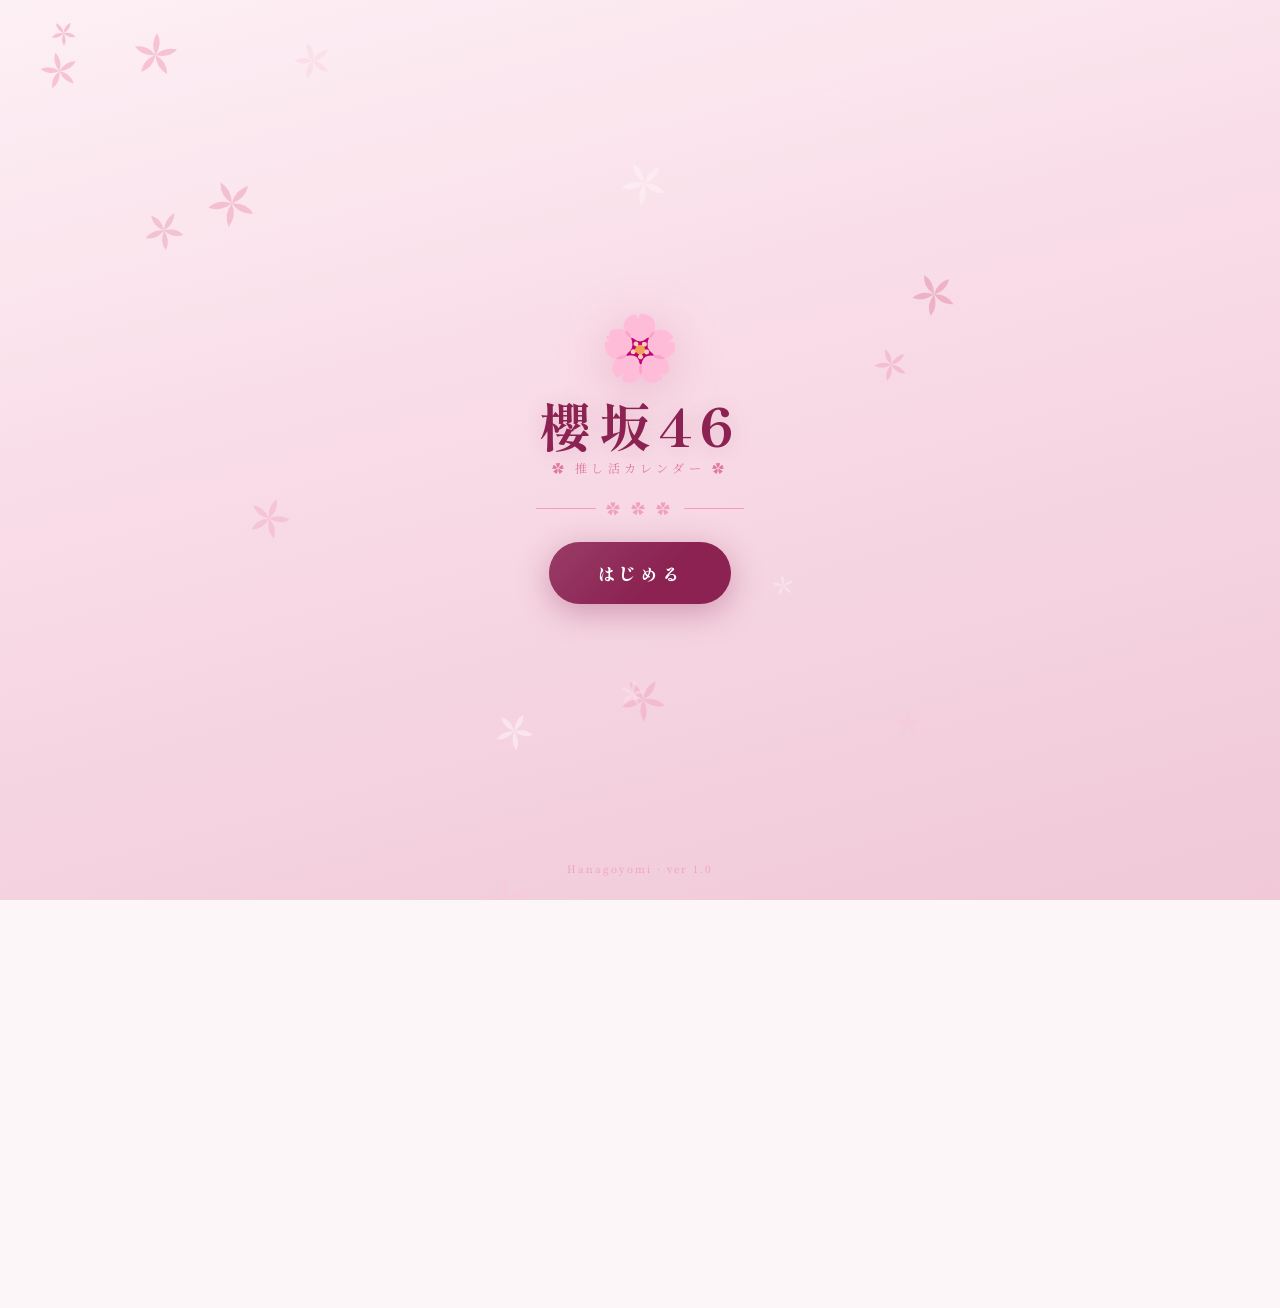
<file: index.html>
<!DOCTYPE html>
<html lang="ja">
<head>
<meta charset="UTF-8">
<meta name="viewport" content="width=device-width, initial-scale=1.0, maximum-scale=1.0">
<title>櫻坂46 — 推し活カレンダー</title>
<link rel="manifest" href="manifest.json">
<meta name="theme-color" content="#8b2252">
<meta name="apple-mobile-web-app-capable" content="yes">
<meta name="apple-mobile-web-app-status-bar-style" content="default">
<meta name="apple-mobile-web-app-title" content="櫻坂46">
<link rel="stylesheet" href="style.css">
<style>
/* ── SPLASH ── */
#splash {
  position: fixed; inset: 0;
  background: linear-gradient(165deg, #fdf0f5 0%, #f9dde8 40%, #f0c8d8 100%);
  display: flex;
  flex-direction: column;
  align-items: center;
  justify-content: center;
  z-index: 1000;
  transition: opacity 0.8s ease, transform 0.8s ease;
}
#splash.fade-out {
  opacity: 0;
  transform: scale(1.04);
  pointer-events: none;
}

/* Big falling petals on splash */
.splash-petals {
  position: absolute; inset: 0;
  pointer-events: none;
  overflow: hidden;
}

/* Splash content */
.splash-crest {
  font-size: 64px;
  margin-bottom: 8px;
  animation: floatCrest 3s ease-in-out infinite;
  filter: drop-shadow(0 8px 24px rgba(200,80,130,0.25));
}
@keyframes floatCrest {
  0%,100% { transform: translateY(0); }
  50%      { transform: translateY(-10px); }
}

.splash-title {
  font-family: 'Shippori Mincho', serif;
  font-size: 52px;
  font-weight: 800;
  color: var(--ume);
  letter-spacing: 0.15em;
  text-align: center;
  line-height: 1.1;
  margin-bottom: 6px;
  text-shadow: 0 2px 20px rgba(139,34,82,0.15);
  animation: titleReveal 1s cubic-bezier(0.34,1.2,0.64,1) 0.3s both;
}
@keyframes titleReveal {
  from { opacity:0; transform: translateY(20px) scale(0.95); }
  to   { opacity:1; transform: translateY(0)    scale(1); }
}

.splash-subtitle {
  font-family: 'Noto Serif JP', serif;
  font-size: 12px;
  color: var(--sakura-4);
  letter-spacing: 0.35em;
  margin-bottom: 4px;
  animation: titleReveal 1s cubic-bezier(0.34,1.2,0.64,1) 0.5s both;
}

.splash-divider {
  display: flex;
  align-items: center;
  gap: 10px;
  margin: 18px 0 24px;
  animation: titleReveal 1s ease 0.65s both;
}
.splash-divider::before,
.splash-divider::after {
  content: '';
  width: 60px; height: 1px;
  background: var(--sakura-3);
}
.splash-divider-mark {
  font-size: 14px;
  color: var(--sakura-3);
  letter-spacing: 4px;
}

.splash-start-btn {
  display: inline-flex;
  align-items: center;
  gap: 10px;
  padding: 18px 48px;
  background: var(--ume);
  color: white;
  border: none;
  border-radius: 50px;
  font-family: 'Shippori Mincho', serif;
  font-size: 18px;
  font-weight: 800;
  letter-spacing: 0.2em;
  cursor: pointer;
  box-shadow: 0 8px 32px rgba(139,34,82,0.35);
  transition: transform 0.18s, box-shadow 0.18s;
  animation: titleReveal 1s cubic-bezier(0.34,1.56,0.64,1) 0.85s both;
  position: relative;
  overflow: hidden;
}
.splash-start-btn::before {
  content: '';
  position: absolute; inset: 0;
  background: linear-gradient(135deg, rgba(255,255,255,0.12) 0%, transparent 60%);
  border-radius: inherit;
}
.splash-start-btn:active {
  transform: scale(0.95);
  box-shadow: 0 4px 16px rgba(139,34,82,0.25);
}

.splash-ver {
  position: absolute;
  bottom: 24px;
  font-family: 'Noto Serif JP', serif;
  font-size: 10px;
  color: var(--sakura-3);
  letter-spacing: 0.2em;
  animation: titleReveal 1s ease 1.1s both;
}

/* ── MAIN CONTENT (hidden until splash done) ── */
#main {
  opacity: 0;
  transition: opacity 0.6s ease;
  pointer-events: none;
}
#main.visible {
  opacity: 1;
  pointer-events: auto;
}

/* ── HOME PAGE SPECIFIC ── */
.home-hero {
  margin: 24px 18px 20px;
  border-radius: 28px;
  padding: 32px 24px;
  background: linear-gradient(145deg, var(--ume) 0%, #c45070 60%, #e07898 100%);
  text-align: center;
  position: relative;
  overflow: hidden;
  box-shadow: 0 8px 36px rgba(139,34,82,0.28);
}
.home-hero::before {
  content: '✿  ✿  ✿  ✿  ✿';
  position: absolute;
  bottom: 12px; left: 0; right: 0;
  text-align: center;
  font-size: 12px;
  color: rgba(255,255,255,0.2);
  letter-spacing: 10px;
}
.home-hero-crest { font-size: 56px; margin-bottom: 10px; }
.home-hero-title {
  font-family: 'Shippori Mincho', serif;
  font-size: 32px;
  font-weight: 800;
  color: white;
  letter-spacing: 0.12em;
  margin-bottom: 6px;
  text-shadow: 0 2px 12px rgba(0,0,0,0.15);
}
.home-hero-sub {
  color: rgba(255,255,255,0.8);
  font-family: 'Noto Serif JP', serif;
  font-size: 11px;
  letter-spacing: 0.2em;
}

/* Quick access grid */
.quick-grid {
  display: grid;
  grid-template-columns: repeat(2, 1fr);
  gap: 13px;
  margin: 0 18px 24px;
}
.quick-card {
  background: rgba(255,255,255,0.82);
  backdrop-filter: blur(10px);
  border-radius: 22px;
  border: 1.5px solid var(--sakura-2);
  padding: 22px 16px;
  text-align: center;
  text-decoration: none;
  color: var(--sumi);
  box-shadow: var(--shadow-petal);
  transition: transform 0.18s, box-shadow 0.18s;
  display: flex;
  flex-direction: column;
  align-items: center;
  gap: 8px;
  position: relative;
  overflow: hidden;
}
.quick-card::before {
  content: '✿';
  position: absolute;
  bottom: -6px; right: -4px;
  font-size: 44px;
  color: var(--sakura-2);
  opacity: 0.55;
  pointer-events: none;
}
.quick-card:active { transform: scale(0.96); box-shadow: none; }
.quick-card-icon { font-size: 32px; }
.quick-card-label {
  font-family: 'Shippori Mincho', serif;
  font-size: 14px;
  font-weight: 700;
  color: var(--ume);
  letter-spacing: 0.08em;
}
.quick-card-sub {
  font-size: 10px;
  color: var(--sumi-light);
  letter-spacing: 0.06em;
}

/* Today's info strip */
.today-strip {
  margin: 0 18px 24px;
  background: rgba(255,255,255,0.82);
  backdrop-filter: blur(10px);
  border-radius: 20px;
  border: 1.5px solid var(--sakura-2);
  padding: 18px 20px;
  box-shadow: var(--shadow-petal);
}
.today-strip-label {
  font-family: 'Noto Serif JP', serif;
  font-size: 10px;
  color: var(--sakura-4);
  letter-spacing: 0.22em;
  text-transform: uppercase;
  margin-bottom: 10px;
}
.today-strip-date {
  font-family: 'Shippori Mincho', serif;
  font-size: 26px;
  font-weight: 800;
  color: var(--ume);
  letter-spacing: 0.06em;
  margin-bottom: 2px;
}
.today-strip-reki {
  font-family: 'Noto Serif JP', serif;
  font-size: 11px;
  color: var(--sumi-light);
  letter-spacing: 0.12em;
}

/* Upcoming mini list */
.upcoming-mini {
  margin: 0 18px 100px;
}
.upcoming-mini-title {
  font-family: 'Shippori Mincho', serif;
  font-size: 15px;
  font-weight: 700;
  color: var(--ume);
  letter-spacing: 0.08em;
  margin-bottom: 12px;
}
.upcoming-mini-item {
  display: flex;
  align-items: center;
  gap: 14px;
  padding: 13px 16px;
  background: rgba(255,255,255,0.78);
  border-radius: 16px;
  border: 1.5px solid var(--sakura-2);
  margin-bottom: 9px;
  box-shadow: var(--shadow-petal);
  cursor: pointer;
  transition: transform 0.15s;
  text-decoration: none;
  color: var(--sumi);
}
.upcoming-mini-item:active { transform: scale(0.98); }
.upcoming-mini-icon { font-size: 22px; flex-shrink: 0; }
.upcoming-mini-info { flex: 1; }
.upcoming-mini-name { font-family: 'Noto Serif JP', serif; font-size: 13px; font-weight: 600; margin-bottom: 2px; }
.upcoming-mini-date { font-size: 11px; color: var(--sumi-light); }
.upcoming-mini-badge {
  font-size: 10px;
  padding: 3px 9px;
  border-radius: 20px;
  font-weight: 700;
  background: var(--sakura-1);
  color: var(--ume);
  border: 1px solid var(--sakura-2);
  white-space: nowrap;
  font-family: 'Noto Serif JP', serif;
}
.upcoming-mini-badge.event-badge {
  background: rgba(90,122,90,0.1);
  color: var(--matcha);
  border-color: rgba(90,122,90,0.3);
}
</style>
</head>
<body>

<canvas id="petals-canvas"></canvas>

<!-- SPLASH SCREEN -->
<div id="splash">
  <canvas class="splash-petals" id="splashCanvas"></canvas>

  <div class="splash-crest">🌸</div>
  <div class="splash-title">櫻坂46</div>
  <div class="splash-subtitle">✿ 推し活カレンダー ✿</div>
  <div class="splash-divider">
    <span class="splash-divider-mark">✿ ✿ ✿</span>
  </div>
  <button class="splash-start-btn" onclick="startApp()">
    はじめる
  </button>
  <div class="splash-ver">Hanagoyomi · ver 1.0</div>
</div>

<!-- MAIN APP -->
<div id="main">
  <div id="app">
    <div id="headerMount"></div>
    <div class="page-content page-enter">

      <!-- HERO -->
      <div class="home-hero">
        <div class="home-hero-crest">🌸</div>
        <div class="home-hero-title">櫻坂46</div>
        <div class="home-hero-sub">✿ 推し活カレンダー ✿</div>
      </div>

      <!-- TODAY -->
      <div class="today-strip">
        <div class="today-strip-label">✿ TODAY</div>
        <div class="today-strip-date" id="todayDate"></div>
        <div class="today-strip-reki" id="todayReki"></div>
      </div>

      <!-- QUICK ACCESS -->
      <div class="section-kamon"><span class="section-kamon-text">✿ メニュー ✿</span></div>
      <div class="quick-grid">
        <a class="quick-card" href="calendar.html">
          <div class="quick-card-icon">📅</div>
          <div class="quick-card-label">櫻坂46</div>
          <div class="quick-card-sub">カレンダー</div>
        </a>
        <a class="quick-card" href="members.html">
          <div class="quick-card-icon">🌸</div>
          <div class="quick-card-label">推しメン</div>
          <div class="quick-card-sub">メンバー一覧</div>
        </a>
        <a class="quick-card" href="events.html">
          <div class="quick-card-icon">✿</div>
          <div class="quick-card-label">行事帳</div>
          <div class="quick-card-sub">イベント管理</div>
        </a>
        <a class="quick-card" href="members.html">
          <div class="quick-card-icon">💖</div>
          <div class="quick-card-label">推しメン登録</div>
          <div class="quick-card-sub">お気に入り管理</div>
        </a>
      </div>

      <!-- UPCOMING -->
      <div class="section-kamon"><span class="section-kamon-text">✿ COMING UP ✿</span></div>
      <div class="upcoming-mini" id="upcomingMini"></div>

    </div>
  </div>
</div>

<script src="data.js"></script>
<script src="nav.js"></script>
<script src="sakura.js"></script>
<script src="notify.js"></script>
<script>
// ── SPLASH ──────────────────────────
// Splash canvas big petals
(function() {
  const c = document.getElementById('splashCanvas');
  c.width  = window.innerWidth;
  c.height = window.innerHeight;
  const ctx = c.getContext('2d');
  const COLORS = ['#f9c9d9','#f0a0bc','#fce8ef','#e07898','#fdf0f5'];
  const items = Array.from({length:18}, () => ({
    x: Math.random()*c.width, y: Math.random()*c.height,
    r: 10+Math.random()*14, rot: Math.random()*Math.PI*2,
    rs: (Math.random()-.5)*.02, sp: .5+Math.random()*.8,
    dr: (Math.random()-.5)*.4, wb: Math.random()*Math.PI*2, wbs:.01+Math.random()*.015,
    col: COLORS[~~(Math.random()*COLORS.length)], op: .25+Math.random()*.4,
  }));
  function draw(p) {
    ctx.save(); ctx.translate(p.x,p.y); ctx.rotate(p.rot);
    ctx.globalAlpha=p.op; ctx.fillStyle=p.col; ctx.beginPath();
    for(let i=0;i<5;i++){
      const a=(i/5)*Math.PI*2-Math.PI/2;
      const px=Math.cos(a)*p.r,py=Math.sin(a)*p.r;
      const cx1=Math.cos(a-.5)*p.r*.6,cy1=Math.sin(a-.5)*p.r*.6;
      const cx2=Math.cos(a+.5)*p.r*.6,cy2=Math.sin(a+.5)*p.r*.6;
      if(i===0)ctx.moveTo(0,0);
      ctx.quadraticCurveTo(cx1,cy1,px,py);ctx.quadraticCurveTo(cx2,cy2,0,0);
    }
    ctx.closePath(); ctx.fill(); ctx.restore();
  }
  let raf;
  function tick(){
    ctx.clearRect(0,0,c.width,c.height);
    items.forEach(p=>{
      p.wb+=p.wbs; p.x+=p.dr+Math.sin(p.wb)*.5; p.y+=p.sp; p.rot+=p.rs;
      if(p.y>c.height+20){p.y=-20;p.x=Math.random()*c.width;}
      draw(p);
    });
    raf=requestAnimationFrame(tick);
  }
  tick();
  window._stopSplashPetals = ()=>cancelAnimationFrame(raf);
})();

function startApp() {
  if(window._stopSplashPetals) window._stopSplashPetals();
  const splash = document.getElementById('splash');
  const main   = document.getElementById('main');
  splash.classList.add('fade-out');
  setTimeout(() => {
    splash.style.display = 'none';
    main.classList.add('visible');
  }, 750);
}

// ── HEADER ──────────────────────────
document.getElementById('headerMount').outerHTML = headerHTML('櫻坂46','✿ 推し活カレンダー ✿');
initNotifications();
injectNav('index.html');

// ── TODAY ──────────────────────────
(function() {
  const now = new Date();
  const DOW = ['日','月','火','水','木','金','土'];
  const dateStr = `${now.getFullYear()}年 ${now.getMonth()+1}月${now.getDate()}日（${DOW[now.getDay()]}）`;
  document.getElementById('todayDate').textContent = dateStr;
  document.getElementById('todayReki').textContent = `${MONTHS_JP[now.getMonth()]} ✿ ${MONTHS_EN[now.getMonth()]}`;
})();

// ── UPCOMING ──────────────────────
(function() {
  const today = new Date(); today.setHours(0,0,0,0);
  const items = [];

  ACTIVE_MEMBERS.forEach(m => {
    const diff = daysUntilBirthday(m.birthday);
    if (diff <= 30) {
      const [mm,dd] = m.birthday.split('-').map(Number);
      items.push({ icon:m.avatar, name:`${m.name}の誕生日`, dateStr:`${mm}月${dd}日`, diff, href:`member-detail.html?id=${m.id}`, type:'bday' });
    }
  });

  loadEvents().forEach(e => {
    const d = new Date(e.date+'T00:00:00');
    const diff = Math.round((d - today)/86400000);
    if (diff >= 0 && diff <= 30) {
      items.push({ icon:e.emoji, name:e.name, dateStr:`${d.getMonth()+1}月${d.getDate()}日`, diff, href:'events.html', type:'event' });
    }
  });

  items.sort((a,b)=>a.diff-b.diff);
  const el = document.getElementById('upcomingMini');

  if (!items.length) {
    el.innerHTML = `<div class="empty-state"><div class="empty-state-icon">✿</div><div class="empty-state-text">近日の行事はありません</div></div>`;
    return;
  }

  el.innerHTML = items.slice(0,5).map(u => {
    const diffStr = u.diff===0?'今日':u.diff===1?'明日':`あと${u.diff}日`;
    const isImg = u.icon && /\.(png|jpg|jpeg|gif|webp|svg)$/i.test(u.icon);
    const iconHTML = isImg
      ? `<img src="${u.icon}" alt="" style="width:36px;height:36px;border-radius:50%;object-fit:cover;border:1.5px solid var(--sakura-2);">`
      : `<span style="font-size:22px">${u.icon}</span>`;
    return `<a class="upcoming-mini-item" href="${u.href}">
      <div class="upcoming-mini-icon">${iconHTML}</div>
      <div class="upcoming-mini-info">
        <div class="upcoming-mini-name">${u.name}</div>
        <div class="upcoming-mini-date">${u.dateStr}</div>
      </div>
      <span class="upcoming-mini-badge ${u.type==='event'?'event-badge':''}">${diffStr}</span>
    </a>`;
  }).join('');
})();
</script>
<script>
if ('serviceWorker' in navigator) {
  window.addEventListener('load', () => {
    navigator.serviceWorker.register('./service-worker.js');
  });
}
</script>
</body>
</html>
</file>
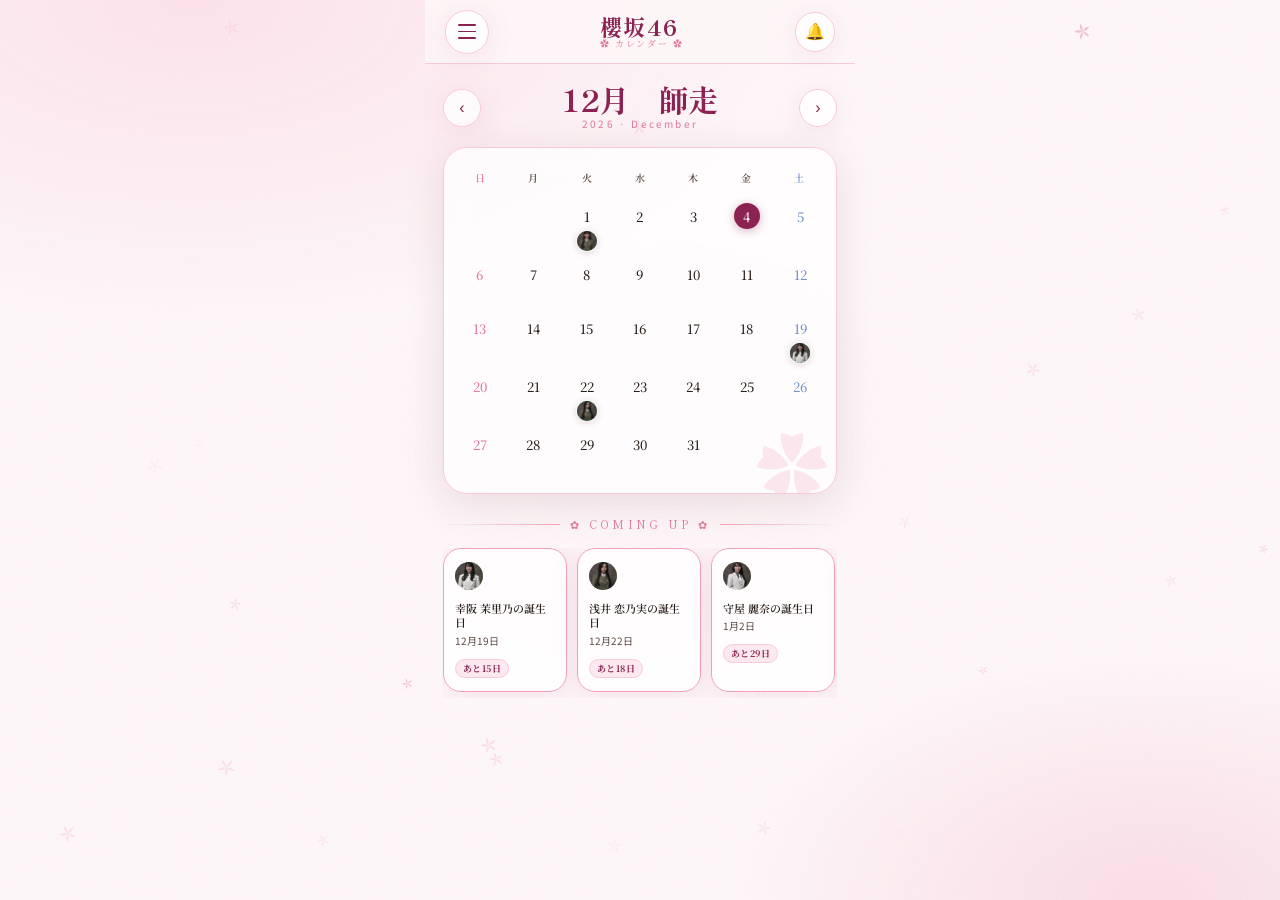
<file: calendar.html>
<!DOCTYPE html>
<html lang="ja">
<head>
<meta charset="UTF-8">
<meta name="viewport" content="width=device-width, initial-scale=1.0, maximum-scale=1.0">
<title>櫻坂46 — カレンダー</title>
<link rel="manifest" href="manifest.json">
<link rel="apple-touch-icon" href="icons/icon-sakura.jpg">
<meta name="theme-color" content="#8b2252">
<meta name="apple-mobile-web-app-capable" content="yes">
<meta name="apple-mobile-web-app-status-bar-style" content="default">
<meta name="apple-mobile-web-app-title" content="櫻坂46">
<link rel="stylesheet" href="style.css">
<style>
/* ── CALENDAR SPECIFIC ── */
.cal-header {
  display: flex;
  align-items: center;
  justify-content: space-between;
  margin-bottom: 16px;
}
.cal-month-wrap { text-align: center; }
.cal-month-jp {
  font-family: 'Shippori Mincho', serif;
  font-size: 30px;
  font-weight: 800;
  color: var(--ume);
  letter-spacing: -0.01em;
  line-height: 1;
}
.cal-month-sub {
  font-size: 10px;
  color: var(--sakura-4);
  letter-spacing: 0.22em;
  margin-top: 2px;
}
.cal-nav-btn {
  width: 38px; height: 38px;
  background: rgba(255,255,255,0.75);
  backdrop-filter: blur(6px);
  border: 1.5px solid var(--sakura-2);
  border-radius: 50%;
  font-size: 16px;
  color: var(--ume);
  cursor: pointer;
  display: flex; align-items: center; justify-content: center;
  box-shadow: var(--shadow-petal);
  transition: all 0.18s;
}
.cal-nav-btn:active { background: var(--ume); color: white; transform: scale(0.9); }

.cal-grid {
  background: rgba(255,255,255,0.72);
  backdrop-filter: blur(12px);
  border-radius: 24px;
  border: 1.5px solid var(--sakura-2);
  padding: 18px 10px 14px;
  box-shadow: var(--shadow-deep);
  position: relative;
  overflow: hidden;
}
.cal-grid::before {
  content: '✿';
  position: absolute;
  bottom: -6px; right: 8px;
  font-size: 72px;
  color: var(--sakura-2);
  opacity: 0.45;
  pointer-events: none;
  line-height: 1;
}

.cal-weekdays {
  display: grid;
  grid-template-columns: repeat(7, 1fr);
  margin-bottom: 6px;
}
.cal-wd {
  text-align: center;
  font-family: 'Noto Serif JP', serif;
  font-size: 10px;
  font-weight: 600;
  color: var(--sumi-light);
  padding: 4px 0 8px;
  letter-spacing: 0.05em;
}
.cal-wd:first-child { color: var(--sakura-4); }
.cal-wd:last-child  { color: #7090c8; }

.cal-days {
  display: grid;
  grid-template-columns: repeat(7, 1fr);
  gap: 2px;
}
.cal-day {
  min-height: 52px;
  border-radius: 10px;
  padding: 4px 2px 3px;
  display: flex;
  flex-direction: column;
  align-items: center;
  cursor: pointer;
  transition: background 0.15s;
  position: relative;
}
.cal-day:not(.empty):active { background: var(--sakura-1); }
.cal-day.empty { cursor: default; }
.day-num {
  font-family: 'Noto Serif JP', serif;
  font-size: 13px;
  font-weight: 500;
  width: 26px; height: 26px;
  display: flex; align-items: center; justify-content: center;
  border-radius: 50%;
  flex-shrink: 0;
}
.cal-day.today .day-num { background: var(--ume); color: white; box-shadow: 0 2px 10px rgba(139,34,82,0.35); }
.cal-day.sunday .day-num    { color: var(--sakura-4); }
.cal-day.saturday .day-num  { color: #7090c8; }

.day-events {
  display: flex;
  flex-direction: column;
  align-items: center;
  gap: 1px;
  margin-top: 1px;
  width: 100%;
}
.member-pip {
  width: 22px; height: 22px;
  border-radius: 50%;
  border: 1.5px solid rgba(255,255,255,0.9);
  display: flex; align-items: center; justify-content: center;
  font-size: 12px;
  cursor: pointer;
  box-shadow: 0 1px 6px rgba(139,34,82,0.2);
  transition: transform 0.15s;
  flex-shrink: 0;
  text-decoration: none;
}
.member-pip:active { transform: scale(1.35); }
.event-petal {
  width: 7px; height: 7px;
  background: var(--matcha);
  border-radius: 50%;
  flex-shrink: 0;
}

/* Upcoming strip */
.upcoming-scroll {
  display: flex;
  gap: 10px;
  overflow-x: auto;
  padding-bottom: 6px;
  scrollbar-width: none;
}
.upcoming-scroll::-webkit-scrollbar { display: none; }
.upcoming-card {
  flex-shrink: 0;
  width: 124px;
  background: rgba(255,255,255,0.82);
  backdrop-filter: blur(8px);
  border-radius: 18px;
  border: 1.5px solid var(--sakura-2);
  padding: 13px 11px;
  box-shadow: var(--shadow-petal);
  cursor: pointer;
  transition: transform 0.18s;
  text-decoration: none;
  display: block;
}
.upcoming-card:active { transform: scale(0.95); }
.upcoming-card.birthday  { border-color: var(--sakura-3); }
.upcoming-card.user-event{ border-color: rgba(90,122,90,0.35); }
.upcoming-icon { font-size: 20px; margin-bottom: 5px; }
.upcoming-name { font-family: 'Noto Serif JP', serif; font-size: 11px; font-weight: 600; margin-bottom: 3px; color: var(--sumi); line-height: 1.3; }
.upcoming-date { font-size: 10px; color: var(--sumi-light); margin-bottom: 5px; }
.upcoming-badge {
  display: inline-block;
  font-size: 9px;
  padding: 2px 7px;
  border-radius: 20px;
  font-weight: 700;
  font-family: 'Noto Serif JP', serif;
  letter-spacing: 0.05em;
}
.upcoming-badge.bday  { background: var(--sakura-1); color: var(--ume); border: 1px solid var(--sakura-2); }
.upcoming-badge.event { background: rgba(90,122,90,0.1); color: var(--matcha); border: 1px solid rgba(90,122,90,0.3); }
</style>
</head>
<body>

<canvas id="petals-canvas"></canvas>

<div id="app">
  <div id="headerMount"></div>

  <div class="page-content page-enter">
    <!-- Month nav -->
    <div class="cal-header">
      <button class="cal-nav-btn" onclick="changeMonth(-1)">‹</button>
      <div class="cal-month-wrap">
        <div class="cal-month-jp" id="calMonthLabel"></div>
        <div class="cal-month-sub" id="calYearLabel"></div>
      </div>
      <button class="cal-nav-btn" onclick="changeMonth(1)">›</button>
    </div>

    <!-- Grid -->
    <div class="cal-grid">
      <div class="cal-weekdays">
        <div class="cal-wd">日</div><div class="cal-wd">月</div>
        <div class="cal-wd">火</div><div class="cal-wd">水</div>
        <div class="cal-wd">木</div><div class="cal-wd">金</div>
        <div class="cal-wd">土</div>
      </div>
      <div class="cal-days" id="calDays"></div>
    </div>

    <!-- Upcoming -->
    <div class="section-kamon" style="margin-top:22px">
      <span class="section-kamon-text">✿ COMING UP ✿</span>
    </div>
    <div class="upcoming-scroll" id="upcomingScroll"></div>
  </div>
</div>

<!-- Birthday popup -->
<div class="bday-popup" id="bdayPopup">
  <div class="bday-card">
    <div class="bday-avatar" id="bdayAvatar"></div>
    <div class="bday-title"  id="bdayTitle"></div>
    <div class="bday-sub"    id="bdaySub"></div>
    <button class="bday-close" onclick="document.getElementById('bdayPopup').classList.remove('open')">✿ おめでとう ✿</button>
  </div>
</div>

<script src="data.js"></script>
<script src="nav.js"></script>
<script src="sakura.js"></script>
<script src="notify.js"></script>
<script>
document.getElementById('headerMount').outerHTML = headerHTML('櫻坂46', '✿ カレンダー ✿');
initNotifications();
injectNav('calendar.html');

let curYear  = new Date().getFullYear();
let curMonth = new Date().getMonth();

function changeMonth(d) {
  curMonth += d;
  if (curMonth > 11) { curMonth = 0; curYear++; }
  if (curMonth < 0)  { curMonth = 11; curYear--; }
  renderCalendar();
}

function renderCalendar() {
  document.getElementById('calMonthLabel').textContent = `${curMonth+1}月　${MONTHS_JP[curMonth]}`;
  document.getElementById('calYearLabel').textContent  = `${curYear} · ${MONTHS_EN[curMonth]}`;

  const today     = new Date();
  const firstDay  = new Date(curYear, curMonth, 1).getDay();
  const totalDays = new Date(curYear, curMonth+1, 0).getDate();
  const events    = loadEvents();

  // Birthday map
  const bdayMap = {};
  ACTIVE_MEMBERS.forEach(m => {
    const _bp1 = m.birthday.split('-'); const mm1 = parseInt(_bp1[_bp1.length-2]); const dd1 = parseInt(_bp1[_bp1.length-1]);
    if (mm1 === curMonth+1) (bdayMap[dd1] = bdayMap[dd1]||[]).push(m);
  });

  // Event map
  const evtMap = {};
  events.forEach(e => {
    const d = new Date(e.date+'T00:00:00');
    if (d.getFullYear()===curYear && d.getMonth()===curMonth) {
      const day = d.getDate();
      (evtMap[day] = evtMap[day]||[]).push(e);
    }
  });

  let html = '';
  for (let i=0; i<firstDay; i++) html += `<div class="cal-day empty"></div>`;
  for (let d=1; d<=totalDays; d++) {
    const dow     = new Date(curYear, curMonth, d).getDay();
    const isToday = today.getFullYear()===curYear && today.getMonth()===curMonth && today.getDate()===d;
    let cls = 'cal-day';
    if (isToday) cls += ' today';
    if (dow===0) cls += ' sunday';
    if (dow===6) cls += ' saturday';

    let inner = `<div class="day-num">${d}</div><div class="day-events">`;
    (bdayMap[d]||[]).forEach(m => {
      const isImg = m.avatar && /\.(png|jpg|jpeg|gif|webp|svg)$/i.test(m.avatar);
      const pipInner = isImg
        ? `<img src="${m.avatar}" alt="${m.name}" style="width:100%;height:100%;object-fit:cover;border-radius:50%;">`
        : m.avatar || '✿';
      inner += `<a class="member-pip" style="background:${m.bg}" href="member-detail.html?id=${m.id}" onclick="event.stopPropagation()" title="${m.name}の誕生日">${pipInner}</a>`;
    });
    if (evtMap[d]) inner += `<div class="event-petal"></div>`;
    inner += '</div>';

    html += `<div class="${cls}" onclick="onDayClick(${d})">${inner}</div>`;
  }
  document.getElementById('calDays').innerHTML = html;
  renderUpcoming();
}

function onDayClick(d) {
  const bdays = ACTIVE_MEMBERS.filter(m => {
    const _bp2 = m.birthday.split('-'); const mm2 = parseInt(_bp2[_bp2.length-2]); const dd2 = parseInt(_bp2[_bp2.length-1]);
    return mm2===curMonth+1 && dd2===d;
  });
  if (!bdays.length) return;
  const m = bdays[0];
  document.getElementById('bdayAvatar').textContent = m.avatar;
  document.getElementById('bdayTitle').textContent  = `${m.name}の誕生日`;
  document.getElementById('bdaySub').textContent    = `${m.name}が${m.age+1}歳のお誕生日を迎えます。\nお祝いの気持ちを届けよう🌸`;
  document.getElementById('bdayPopup').classList.add('open');
}

function renderUpcoming() {
  const today = new Date(); today.setHours(0,0,0,0);
  const items = [];

  ACTIVE_MEMBERS.forEach(m => {
    const diff = daysUntilBirthday(m.birthday);
    if (diff <= 60) {
      const _bp3 = m.birthday.split('-'); const mm3 = parseInt(_bp3[_bp3.length-2]); const dd3 = parseInt(_bp3[_bp3.length-1]);
      items.push({ type:'bday', name:`${m.name}の誕生日`, dateStr:`${mm3}月${dd3}日`, icon:m.avatar, diff, href:`member-detail.html?id=${m.id}` });
    }
  });

  loadEvents().forEach(e => {
    const d = new Date(e.date+'T00:00:00');
    const diff = Math.round((d-today)/86400000);
    if (diff>=0 && diff<=60) {
      items.push({ type:'event', name:e.name, dateStr:`${d.getMonth()+1}月${d.getDate()}日`, icon:e.emoji, diff, href:'events.html' });
    }
  });

  items.sort((a,b)=>a.diff-b.diff);

  const el = document.getElementById('upcomingScroll');
  if (!items.length) {
    el.innerHTML = `<div style="font-family:'Noto Serif JP',serif;font-size:12px;color:var(--sumi-light);padding:8px 2px">近日の行事はありません</div>`;
    return;
  }
  el.innerHTML = items.map(u => {
    const diffStr = u.diff===0?'今日':u.diff===1?'明日':`あと${u.diff}日`;
    const isImg = u.icon && /\.(png|jpg|jpeg|gif|webp|svg)$/i.test(u.icon);
    const iconHTML = isImg
      ? `<img src="${u.icon}" alt="" style="width:28px;height:28px;border-radius:50%;object-fit:cover;">`
      : u.icon;
    return `<a class="upcoming-card ${u.type==='bday'?'birthday':'user-event'}" href="${u.href}">
      <div class="upcoming-icon">${iconHTML}</div>
      <div class="upcoming-name">${u.name}</div>
      <div class="upcoming-date">${u.dateStr}</div>
      <span class="upcoming-badge ${u.type==='bday'?'bday':'event'}">${diffStr}</span>
    </a>`;
  }).join('');
}

renderCalendar();
</script>
<script>
if ('serviceWorker' in navigator) {
  window.addEventListener('load', () => {
    navigator.serviceWorker.register('./service-worker.js');
  });
}
</script>
</body>
</html>
</file>
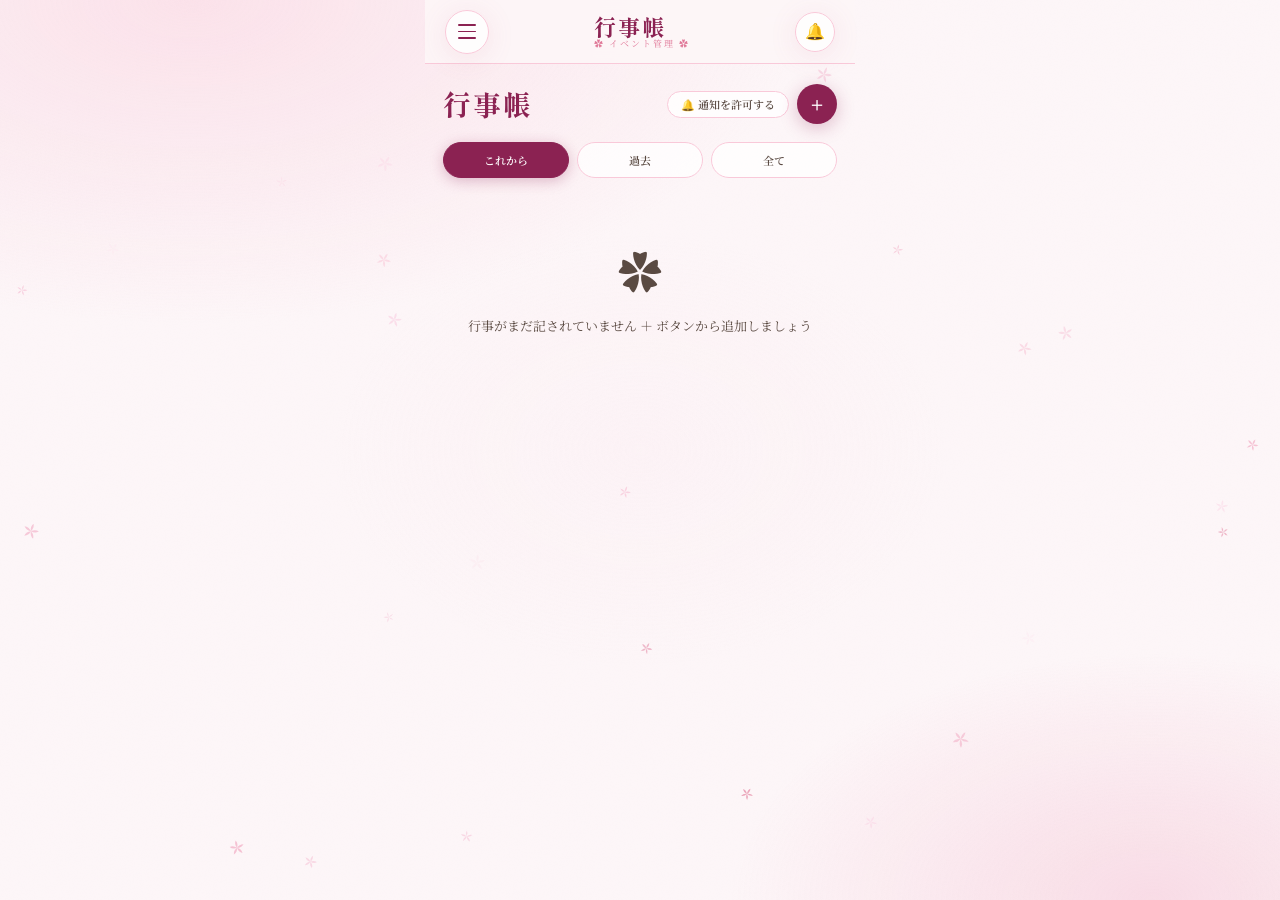
<file: events.html>
<!DOCTYPE html>
<html lang="ja">
<head>
<meta charset="UTF-8">
<meta name="viewport" content="width=device-width, initial-scale=1.0, maximum-scale=1.0">
<title>櫻坂46 — 行事帳</title>
<link rel="manifest" href="manifest.json">
<meta name="theme-color" content="#8b2252">
<meta name="apple-mobile-web-app-capable" content="yes">
<meta name="apple-mobile-web-app-status-bar-style" content="default">
<meta name="apple-mobile-web-app-title" content="櫻坂46">
<link rel="stylesheet" href="style.css">
<style>
/* ── EVENTS PAGE ── */
.events-header {
  display: flex;
  align-items: center;
  justify-content: space-between;
  margin-bottom: 18px;
}
.events-title {
  font-family: 'Shippori Mincho', serif;
  font-size: 28px;
  font-weight: 800;
  color: var(--ume);
  letter-spacing: 0.08em;
}

.event-list { display: flex; flex-direction: column; gap: 11px; }

.event-item {
  background: rgba(255,255,255,0.8);
  backdrop-filter: blur(8px);
  border-radius: 18px;
  border: 1.5px solid var(--sakura-2);
  padding: 14px 16px;
  box-shadow: var(--shadow-petal);
  display: flex;
  gap: 13px;
  align-items: flex-start;
  position: relative;
  animation: pageEnter 0.3s ease both;
}
.event-item-left {
  border-right: 1px solid var(--sakura-2);
  padding-right: 13px;
  min-width: 52px;
  text-align: center;
  flex-shrink: 0;
}
.event-date-month {
  font-family: 'Noto Serif JP', serif;
  font-size: 10px;
  color: var(--sakura-4);
  font-weight: 600;
  letter-spacing: 0.06em;
}
.event-date-day {
  font-family: 'Shippori Mincho', serif;
  font-size: 28px;
  font-weight: 800;
  color: var(--sumi);
  line-height: 1.1;
}
.event-date-dow {
  font-family: 'Noto Serif JP', serif;
  font-size: 10px;
  color: var(--sumi-light);
}
.event-date-time {
  font-family: 'Shippori Mincho', serif;
  font-size: 11px;
  font-weight: 600;
  color: var(--ume);
  margin-top: 2px;
  letter-spacing: 0.04em;
}
.event-info { flex: 1; }
.event-info-name {
  font-family: 'Noto Serif JP', serif;
  font-size: 14px;
  font-weight: 600;
  margin-bottom: 3px;
  color: var(--sumi);
}
.event-info-note { font-size: 11px; color: var(--sumi-light); }
.event-info-countdown {
  display: inline-block;
  margin-top: 5px;
  font-size: 10px;
  padding: 2px 8px;
  border-radius: 10px;
  background: var(--sakura-1);
  color: var(--ume);
  border: 1px solid var(--sakura-2);
  font-family: 'Noto Serif JP', serif;
  font-weight: 600;
}
.event-info-countdown.past { background: #f0f0f0; color: #999; border-color: #e0e0e0; }
.event-emoji { font-size: 24px; flex-shrink: 0; align-self: center; }
.event-delete {
  position: absolute;
  right: 10px; top: 10px;
  background: none;
  border: none;
  font-size: 13px;
  cursor: pointer;
  opacity: 0.3;
  padding: 5px;
  color: var(--sumi);
  transition: opacity 0.2s;
  border-radius: 50%;
}
.event-delete:hover { opacity: 0.8; background: var(--sakura-1); }

/* Tab filter */
.event-tabs {
  display: flex;
  gap: 8px;
  margin-bottom: 16px;
}
.event-tab {
  flex: 1;
  padding: 9px 4px;
  border-radius: 22px;
  border: 1.5px solid var(--sakura-2);
  background: rgba(255,255,255,0.75);
  font-family: 'Noto Serif JP', serif;
  font-size: 11px;
  font-weight: 600;
  color: var(--sumi-light);
  cursor: pointer;
  text-align: center;
  transition: all 0.2s;
}
.event-tab.active {
  background: var(--ume);
  border-color: var(--ume);
  color: white;
  box-shadow: 0 3px 14px rgba(139,34,82,0.28);
}
.event-tab:active { transform: scale(0.95); }
/* ── 通知ボタン ── */
.notif-toggle-btn {
  padding: 7px 13px;
  border-radius: 20px;
  border: 1.5px solid var(--sakura-2);
  background: rgba(255,255,255,0.8);
  font-family: 'Noto Serif JP', serif;
  font-size: 11px;
  font-weight: 600;
  color: var(--sumi-light);
  cursor: pointer;
  white-space: nowrap;
  transition: all 0.2s;
  line-height: 1;
}
.notif-toggle-btn.notif-on {
  background: var(--sakura-1);
  border-color: var(--sakura-3);
  color: var(--ume);
}
.notif-toggle-btn:disabled {
  opacity: 0.55;
  cursor: default;
}
</style>
</head>
<body>

<canvas id="petals-canvas"></canvas>

<div id="app">
  <div id="headerMount"></div>

  <div class="page-content page-enter">
    <div class="events-header">
      <div class="events-title">行事帳</div>
      <div style="display:flex;gap:8px;align-items:center">
        <button id="notifToggleBtn" class="notif-toggle-btn">🔔 通知を許可する</button>
        <button class="btn-icon" onclick="openModal()" aria-label="行事を追加">＋</button>
      </div>
    </div>

    <!-- Tabs -->
    <div class="event-tabs">
      <button class="event-tab active" onclick="setTab('upcoming',this)">これから</button>
      <button class="event-tab"        onclick="setTab('past',this)">過去</button>
      <button class="event-tab"        onclick="setTab('all',this)">全て</button>
    </div>

    <div class="event-list" id="eventList"></div>
  </div>
</div>

<!-- ADD EVENT MODAL -->
<div class="modal-overlay" id="eventModal" onclick="closeModal(event)">
  <div class="modal">
    <div class="modal-handle"></div>
    <button class="modal-close-btn" onclick="document.getElementById('eventModal').classList.remove('open')" aria-label="閉じる">✕</button>
    <div class="modal-title">行事を記す ✿</div>
    <div class="form-group">
      <label class="form-label">行事の名前</label>
      <input class="form-input" id="evName" placeholder="例：コンサート、握手会…" type="text">
    </div>
    <div class="form-group">
      <label class="form-label">日付</label>
      <input class="form-input" id="evDate" type="date">
    </div>
    <div class="form-group">
      <label class="form-label">時間（任意）</label>
      <div style="display:flex;gap:8px;align-items:center">
        <input class="form-input" id="evTime" type="time" style="flex:1">
        <button type="button" onclick="clearTime()" style="padding:11px 14px;border-radius:13px;border:1.5px solid var(--sakura-2);background:rgba(255,255,255,0.8);font-family:'Noto Sans JP',sans-serif;font-size:12px;color:var(--sumi-light);cursor:pointer;white-space:nowrap">時間なし</button>
      </div>
      <div style="font-size:10px;color:var(--sumi-light);margin-top:5px;font-family:'Noto Serif JP',serif;letter-spacing:0.04em">✿ 時間を設定すると、その時刻を基準に通知が届きます</div>
    </div>
    <div class="form-group">
      <label class="form-label">覚え書き</label>
      <input class="form-input" id="evNote" placeholder="場所・詳細など" type="text">
    </div>
    <div class="form-group">
      <label class="form-label">絵文字</label>
      <div class="emoji-picker" id="emojiPicker"></div>
    </div>
    <button class="btn-primary" style="width:100%;margin-top:8px;justify-content:center" onclick="addEvent()">記 す</button>
  </div>
</div>

<script src="data.js"></script>
<script src="nav.js"></script>
<script src="sakura.js"></script>
<script src="notify.js"></script>
<script>
document.getElementById('headerMount').outerHTML = headerHTML('行事帳', '✿ イベント管理 ✿');
injectNav('events.html');

const EMOJIS = ['🎪','🎤','🎸','💿','🎟️','🌸','💖','🎀','📸','✈️','🎁','🏆','🎂','🎵','📱','🎭'];
let selectedEmoji = '🎪';
let curTab = 'upcoming';

const DOW = ['日','月','火','水','木','金','土'];

function setTab(mode, btn) {
  curTab = mode;
  document.querySelectorAll('.event-tab').forEach(b => b.classList.remove('active'));
  btn.classList.add('active');
  initNotifications();
renderEvents();
}

function renderEvents() {
  const today  = new Date(); today.setHours(0,0,0,0);
  let events   = loadEvents();

  // Sort by date
  events = events.map((e,i) => ({...e, _idx:i}))
                 .sort((a,b) => new Date(a.date) - new Date(b.date));

  // Filter by tab
  if (curTab === 'upcoming') events = events.filter(e => new Date((e.date + 'T' + (e.time || '00:00') + ':00')) >= new Date());
  if (curTab === 'past')     events = events.filter(e => new Date((e.date + 'T' + (e.time || '23:59') + ':00')) < new Date());

  const el = document.getElementById('eventList');
  if (!events.length) {
    const msg = curTab === 'past'
      ? '過去の行事はありません'
      : '行事がまだ記されていません\n＋ ボタンから追加しましょう';
    el.innerHTML = `<div class="empty-state"><div class="empty-state-icon">✿</div><div class="empty-state-text">${msg}</div></div>`;
    return;
  }

  el.innerHTML = events.map(e => {
    const d    = new Date(e.date + 'T' + (e.time || '00:00') + ':00');
    const mo   = MONTHS_JP[d.getMonth()];
    const now2 = new Date();
    const diff = Math.round((d - now2) / 86400000);
    const diffStr = diff === 0 ? (e.time ? `今日 ${e.time}` : '今日！') : diff > 0 ? `あと${diff}日` : `${Math.abs(diff)}日前`;
    const isPast  = diff < 0;
    return `<div class="event-item">
      <div class="event-item-left">
        <div class="event-date-month">${mo}</div>
        <div class="event-date-day">${d.getDate()}</div>
        <div class="event-date-dow">${DOW[d.getDay()]}</div>
        ${e.time ? `<div class="event-date-time">${e.time}</div>` : ''}
      </div>
      <div class="event-info">
        <div class="event-info-name">${e.name}</div>
        <div class="event-info-note">${e.note || '覚え書きなし'}</div>
        <span class="event-info-countdown${isPast?' past':''}">${diffStr}</span>
      </div>
      <div class="event-emoji">${e.emoji}</div>
      <button class="event-delete" onclick="deleteEvent(${e._idx})" title="削除">✕</button>
    </div>`;
  }).join('');
}

function deleteEvent(idx) {
  const events = loadEvents();
  const ev = events[idx];
  if (ev) cancelEventNotifs(ev.id); // 通知キャンセル
  events.splice(idx, 1);
  saveEvents(events);
  renderEvents();
  updateNotifBadge();
}

// ── MODAL ──
function openModal() {
  document.getElementById('evDate').value  = new Date().toISOString().split('T')[0];
  document.getElementById('evTime').value  = '';
  document.getElementById('evName').value  = '';
  document.getElementById('evNote').value  = '';
  selectedEmoji = '🎪';
  document.getElementById('emojiPicker').innerHTML = EMOJIS.map(e =>
    `<div class="emoji-opt${e===selectedEmoji?' selected':''}" onclick="pickEmoji('${e}',this)">${e}</div>`
  ).join('');
  document.getElementById('eventModal').classList.add('open');
}

function closeModal(e) {
  if (e && e.target !== document.getElementById('eventModal')) return;
  document.getElementById('eventModal').classList.remove('open');
}

function pickEmoji(emoji, el) {
  selectedEmoji = emoji;
  document.querySelectorAll('.emoji-opt').forEach(x => x.classList.remove('selected'));
  el.classList.add('selected');
}

function clearTime() {
  document.getElementById('evTime').value = '';
}

function addEvent() {
  const name = document.getElementById('evName').value.trim();
  const date = document.getElementById('evDate').value;
  const note = document.getElementById('evNote').value.trim();
  if (!name || !date) { alert('行事の名前と日付を入力してください'); return; }
  const time  = document.getElementById('evTime').value || '';
  const event = { name, date, time, note, emoji: selectedEmoji, id: Date.now() };
  const events = loadEvents();
  events.push(event);
  saveEvents(events);
  scheduleEventNotifs(event); // 通知スケジュール
  document.getElementById('eventModal').classList.remove('open');
  updateNotifBadge();
  renderEvents();
}

renderEvents();
</script>
<script>
if ('serviceWorker' in navigator) {
  window.addEventListener('load', () => {
    navigator.serviceWorker.register('./service-worker.js');
  });
}
</script>
</body>
</html>
</file>
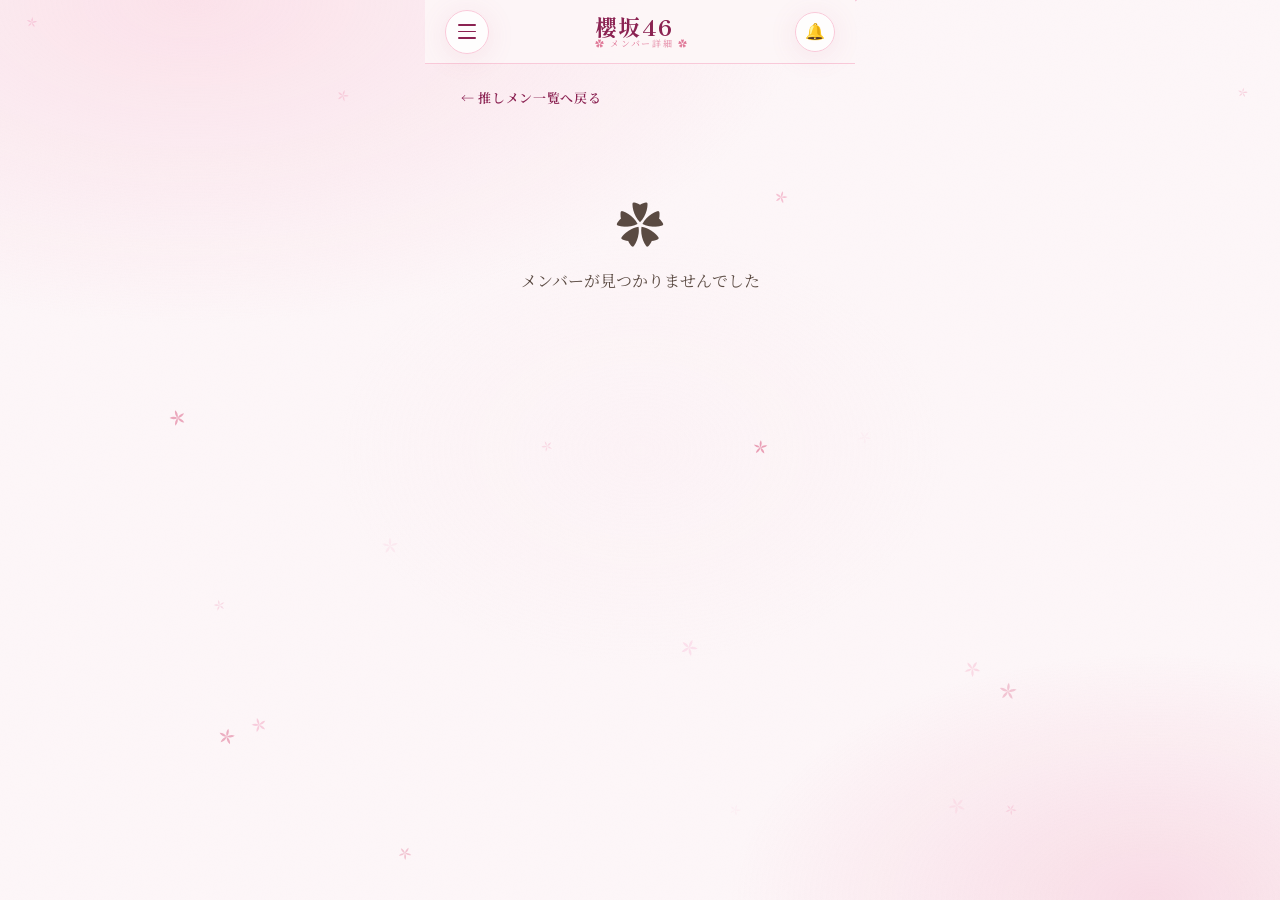
<file: member-detail.html>
<!DOCTYPE html>
<html lang="ja">
<head>
<meta charset="UTF-8">
<meta name="viewport" content="width=device-width, initial-scale=1.0, maximum-scale=1.0">
<title>櫻坂46 — メンバー詳細</title>
<link rel="manifest" href="manifest.json">
<link rel="apple-touch-icon" href="icons/icon-sakura.jpg">
<meta name="theme-color" content="#8b2252">
<meta name="apple-mobile-web-app-capable" content="yes">
<meta name="apple-mobile-web-app-status-bar-style" content="default">
<meta name="apple-mobile-web-app-title" content="櫻坂46">
<link rel="stylesheet" href="style.css">
<style>
.hero {
  margin: 0 18px 16px;
  border-radius: 28px;
  padding: 32px 20px 28px;
  text-align: center;
  position: relative;
  overflow: hidden;
}
.hero::before {
  content: '✿  ✿  ✿  ✿  ✿';
  position: absolute;
  bottom: 12px; left: 0; right: 0;
  text-align: center;
  font-size: 11px;
  color: rgba(255,255,255,0.22);
  letter-spacing: 12px;
  pointer-events: none;
}
.hero-avatar {
  width: 100px; height: 100px;
  border-radius: 50%;
  border: 3px solid rgba(255,255,255,0.72);
  box-shadow: 0 8px 28px rgba(0,0,0,0.16);
  margin: 0 auto 14px;
  font-size: 50px;
  display: flex; align-items: center; justify-content: center;
  background: rgba(255,255,255,0.22);
  overflow: hidden;
}
.hero-avatar img { width:100%; height:100%; object-fit:cover; border-radius:50%; }
.hero-name {
  font-family: 'Shippori Mincho', serif;
  font-size: 32px;
  font-weight: 800;
  color: white;
  text-shadow: 0 2px 12px rgba(0,0,0,0.18);
  letter-spacing: 0.1em;
  margin-bottom: 4px;
}
.hero-name-roma {
  color: rgba(255,255,255,0.7);
  font-size: 11px;
  letter-spacing: 0.25em;
  margin-bottom: 6px;
}
.hero-role {
  color: rgba(255,255,255,0.85);
  font-size: 12px;
  letter-spacing: 0.15em;
  font-family: 'Noto Serif JP', serif;
}

/* Oshi stamp */
.oshi-stamp-wrap { text-align: center; margin: 0 0 16px; }
.oshi-stamp {
  display: inline-flex;
  align-items: center;
  gap: 6px;
  padding: 9px 22px;
  border-radius: 28px;
  border: 2px solid var(--sakura-3);
  background: var(--sakura-1);
  color: var(--ume);
  font-family: 'Shippori Mincho', serif;
  font-size: 14px;
  font-weight: 700;
  letter-spacing: 0.1em;
  cursor: pointer;
  transition: all 0.22s;
  box-shadow: 0 2px 12px rgba(200,80,120,0.18);
}
.oshi-stamp.registered {
  background: var(--ume);
  border-color: var(--ume);
  color: white;
  box-shadow: 0 4px 18px rgba(139,34,82,0.3);
}
.oshi-stamp:active { transform: scale(0.95); }

/* Countdown */
.countdown-card {
  margin: 0 18px 14px;
  border-radius: 22px;
  padding: 18px 22px;
  display: flex;
  align-items: center;
  justify-content: space-between;
  box-shadow: 0 6px 24px rgba(139,34,82,0.18);
}
.countdown-left .label {
  font-family: 'Noto Serif JP', serif;
  font-size: 11px;
  color: rgba(255,255,255,0.82);
  margin-bottom: 4px;
  letter-spacing: 0.12em;
}
.countdown-left .num {
  font-family: 'Shippori Mincho', serif;
  font-size: 52px;
  font-weight: 800;
  color: white;
  line-height: 1;
}
.countdown-left .unit {
  font-size: 12px;
  color: rgba(255,255,255,0.82);
  letter-spacing: 0.1em;
}
.countdown-flower { font-size: 56px; }

/* Info grid */
.info-grid {
  margin: 0 18px 14px;
  display: grid;
  grid-template-columns: repeat(2, 1fr);
  gap: 10px;
}
.info-tile {
  background: rgba(255,255,255,0.8);
  backdrop-filter: blur(8px);
  border-radius: 18px;
  border: 1.5px solid var(--sakura-2);
  padding: 14px 12px;
  box-shadow: var(--shadow-petal);
}
.info-tile-label {
  font-size: 9px;
  color: var(--sakura-4);
  font-weight: 700;
  letter-spacing: 0.22em;
  text-transform: uppercase;
  margin-bottom: 5px;
}
.info-tile-value {
  font-family: 'Shippori Mincho', serif;
  font-size: 20px;
  font-weight: 700;
  color: var(--sumi);
}

/* Fav block */
.fav-block {
  margin: 0 18px 80px;
  background: rgba(255,255,255,0.8);
  border: 1.5px solid var(--sakura-2);
  border-radius: 18px;
  padding: 16px 18px;
  box-shadow: var(--shadow-petal);
}
.fav-block-label {
  font-size: 9px;
  color: var(--sakura-4);
  font-weight: 700;
  letter-spacing: 0.22em;
  text-transform: uppercase;
  margin-bottom: 8px;
}
.fav-block-value {
  font-family: 'Noto Serif JP', serif;
  font-size: 14px;
  color: var(--sumi);
  line-height: 1.9;
}

/* Back link */
.back-link {
  display: inline-flex;
  align-items: center;
  gap: 6px;
  color: var(--ume);
  font-family: 'Noto Serif JP', serif;
  font-size: 13px;
  font-weight: 600;
  letter-spacing: 0.05em;
  text-decoration: none;
  padding: 14px 18px 0;
  transition: opacity 0.2s;
}
.back-link:active { opacity: 0.55; }

/* Not found */
.not-found {
  text-align: center;
  padding: 80px 20px;
  color: var(--sumi-light);
  font-family: 'Noto Serif JP', serif;
}
</style>
</head>
<body>

<canvas id="petals-canvas"></canvas>

<div id="app">
  <div id="headerMount"></div>

  <div class="page-content page-enter" style="padding-top:10px">
    <a class="back-link" href="members.html">← 推しメン一覧へ戻る</a>
    <div id="detailContent"></div>
  </div>
</div>

<script src="data.js"></script>
<script src="nav.js"></script>
<script src="sakura.js"></script>
<script src="notify.js"></script>
<script>
document.getElementById('headerMount').outerHTML = headerHTML('櫻坂46', '✿ メンバー詳細 ✿');
initNotifications();
injectNav('members.html');

// Get member ID from URL
const params = new URLSearchParams(location.search);
const memberId = parseInt(params.get('id'));
const m = ACTIVE_MEMBERS.find(x => x.id === memberId);
let oshiSet = loadOshi();

if (!m) {
  document.getElementById('detailContent').innerHTML = `
    <div class="not-found">
      <div style="font-size:48px;margin-bottom:12px">✿</div>
      メンバーが見つかりませんでした
    </div>`;
} else {
  document.title = `櫻坂46 — ${m.name}`;
  renderDetail();
}

function renderDetail() {
  const diff    = daysUntilBirthday(m.birthday);
  const [yyyy,mm,dd] = m.birthday.split('-').map(Number);
  const isOshi  = oshiSet.has(m.id);

  // 拡張子で画像か絵文字かを判定
  const isImg = m.avatar && /\.(png|jpg|jpeg|gif|webp|svg)$/i.test(m.avatar);
  const heroAvatar    = isImg ? `<img src="${m.avatar}" alt="${m.name}">` : (m.avatar || '✿');
  const flowerAvatar  = isImg
    ? `<img src="${m.avatar}" alt="${m.name}" style="width:56px;height:56px;border-radius:50%;object-fit:cover;border:2px solid rgba(255,255,255,0.6);">`
    : `<span style="font-size:52px;line-height:1">${m.avatar || '✿'}</span>`;

  document.getElementById('detailContent').innerHTML = `
    <div class="hero" style="background:${m.bg}">
      <div class="hero-avatar">${heroAvatar}</div>
      <div class="hero-name">${m.name}</div>
      ${m.nameRoma ? `<div class="hero-name-roma">${m.nameRoma}</div>` : ''}
      ${m.role ? `<div class="hero-role">${m.role}</div>` : ''}
    </div>

    <div class="oshi-stamp-wrap">
      <button class="oshi-stamp${isOshi?' registered':''}" id="oshiStamp" onclick="toggleOshi()">
        ${isOshi ? '🌸 推しメン登録中' : '🌸 推しメン登録'}
      </button>
    </div>

    <div class="countdown-card" style="background:${m.bg}">
      <div class="countdown-left">
        <div class="label">✿ 次のお誕生日まで</div>
        <div class="num">${diff}</div>
        <div class="unit">日</div>
      </div>
      <div class="countdown-flower">${flowerAvatar}</div>
    </div>

    <div class="info-grid">
      <div class="info-tile">
        <div class="info-tile-label">誕生日</div>
        <div class="info-tile-value">${yyyy}年${mm}月${dd}日</div>
      </div>
      <div class="info-tile">
        <div class="info-tile-label">年齢</div>
        <div class="info-tile-value">${calcAge(m.birthday) !== null ? calcAge(m.birthday) + '歳' : '—'}</div>
      </div>
      <div class="info-tile">
        <div class="info-tile-label">身長</div>
        <div class="info-tile-value">${m.height || '—'}</div>
      </div>
      <div class="info-tile">
        <div class="info-tile-label">MBTI</div>
        <div class="info-tile-value">${m.mbti || '—'}</div>
      </div>
    </div>

    ${m.fav ? `
    <div class="fav-block">
      <div class="fav-block-label">好きなもの</div>
      <div class="fav-block-value">${m.fav}</div>
    </div>` : ''}

    ${m.memo ? `
    <div class="fav-block" style="margin-top:-4px">
      <div class="fav-block-label">メモ</div>
      <div class="fav-block-value">${m.memo}</div>
    </div>` : ''}
  `;
}

function toggleOshi() {
  if (oshiSet.has(m.id)) { oshiSet.delete(m.id); } else { oshiSet.add(m.id); }
  saveOshi(oshiSet);
  updateNotifBadge();
  const stamp  = document.getElementById('oshiStamp');
  const isOshi = oshiSet.has(m.id);
  stamp.className = 'oshi-stamp' + (isOshi ? ' registered' : '');
  stamp.textContent = isOshi ? '🌸 推しメン登録中' : '🌸 推しメン登録';
  stamp.style.transform = 'scale(1.1)';
  setTimeout(() => stamp.style.transform = '', 220);
}
</script>
<script>
if ('serviceWorker' in navigator) {
  window.addEventListener('load', () => {
    navigator.serviceWorker.register('./service-worker.js');
  });
}
</script>
</body>
</html>
</file>
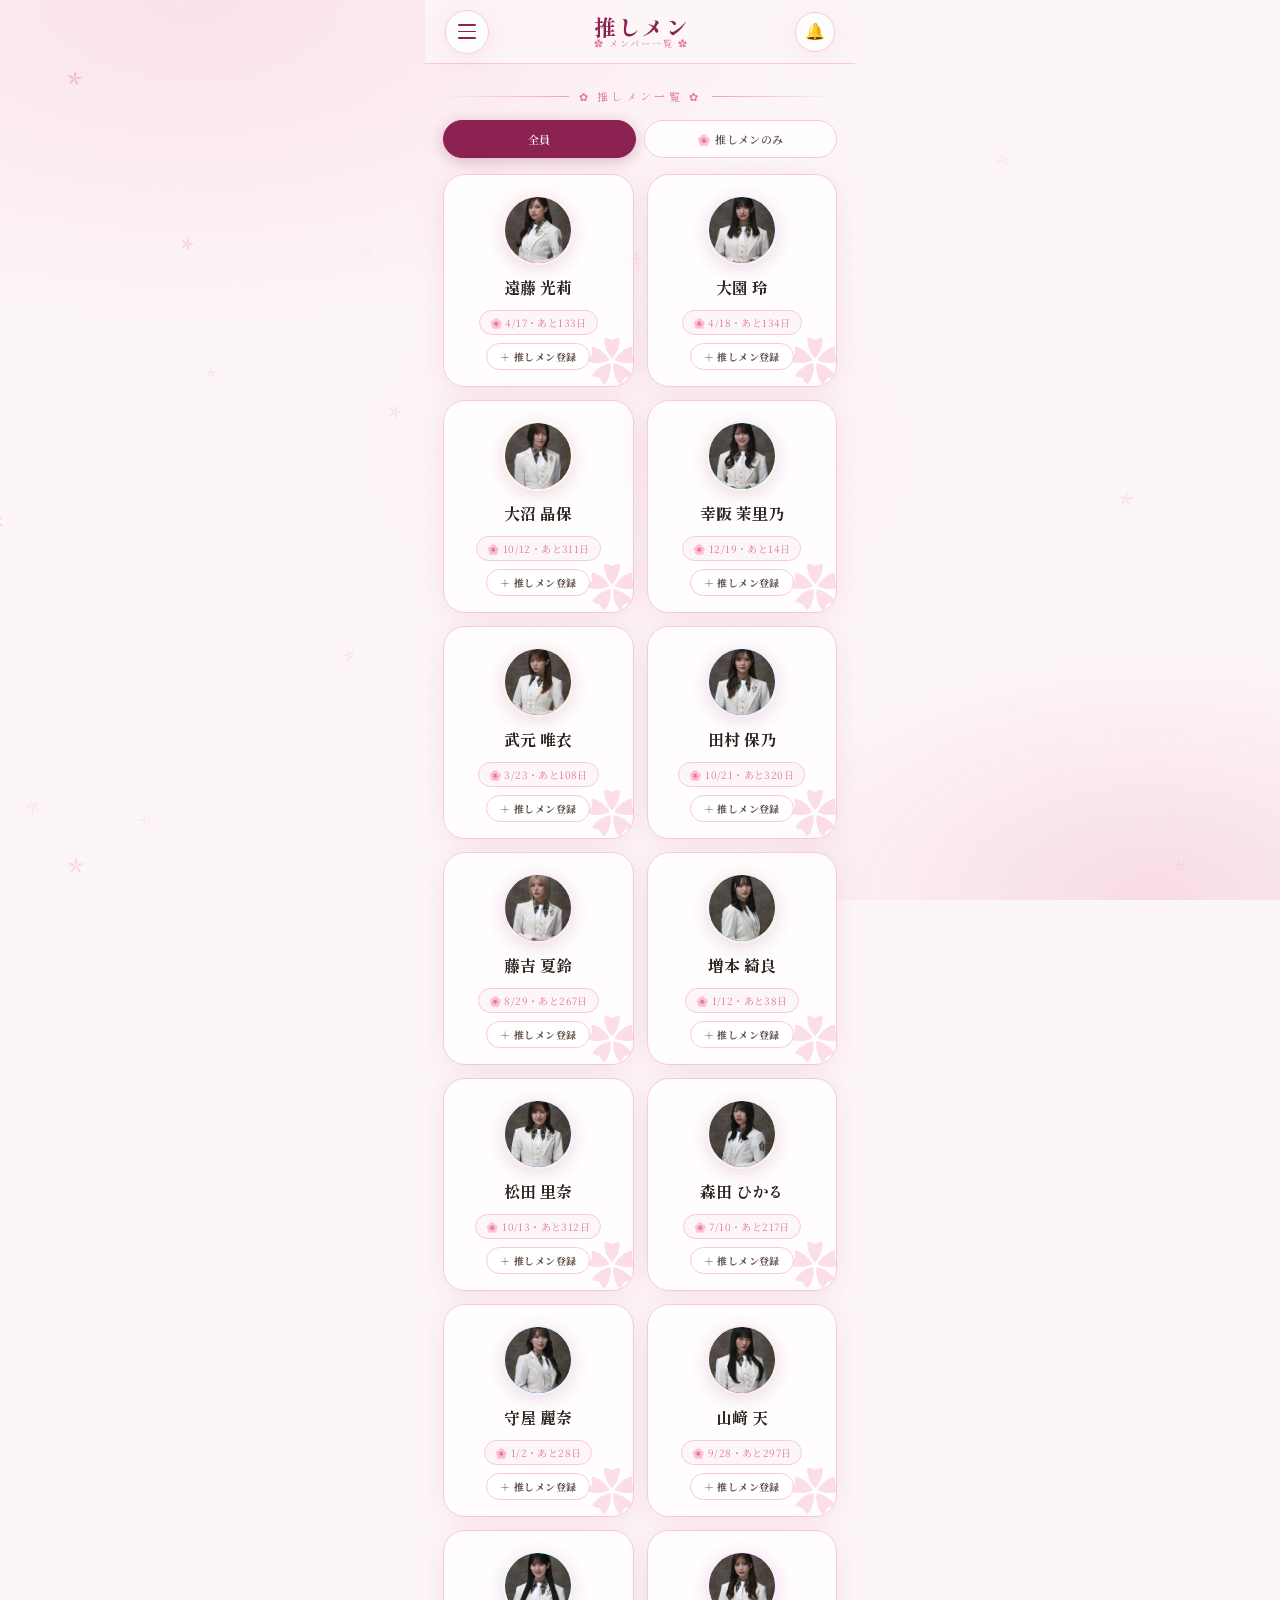
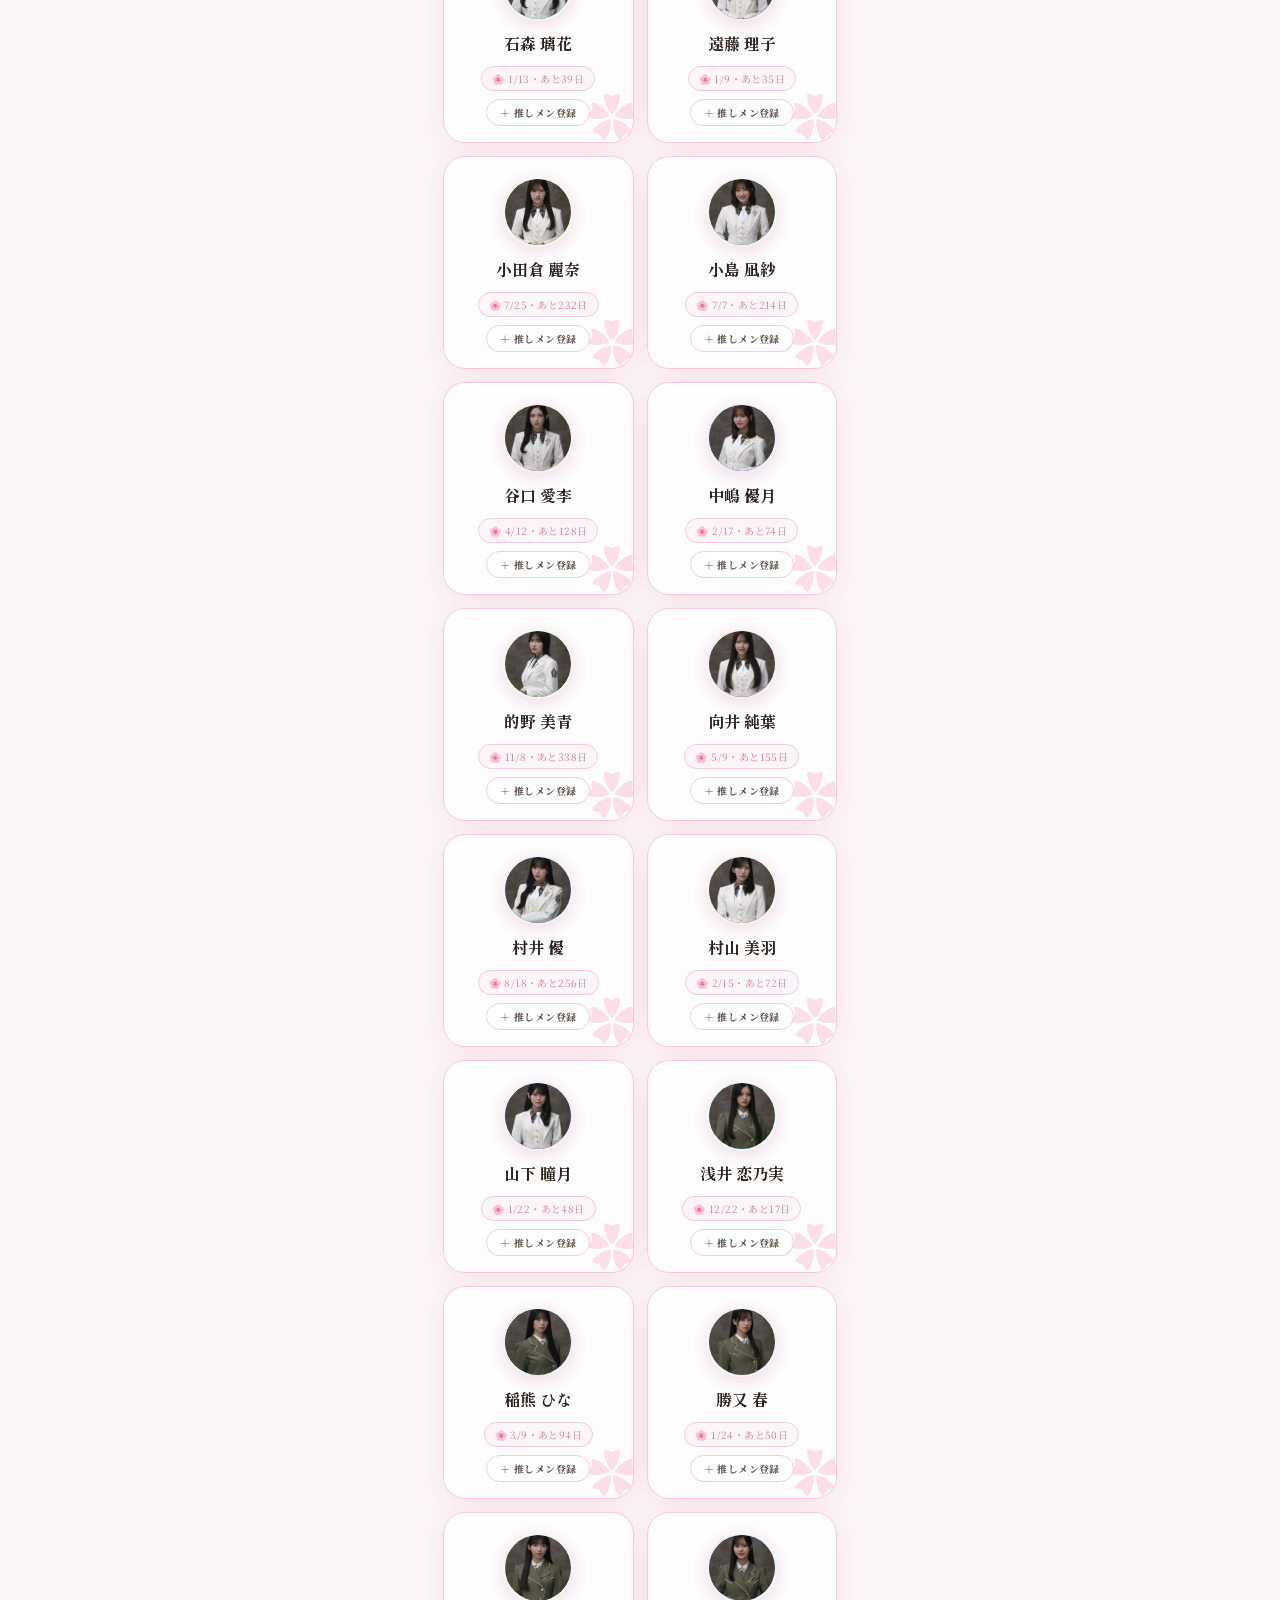
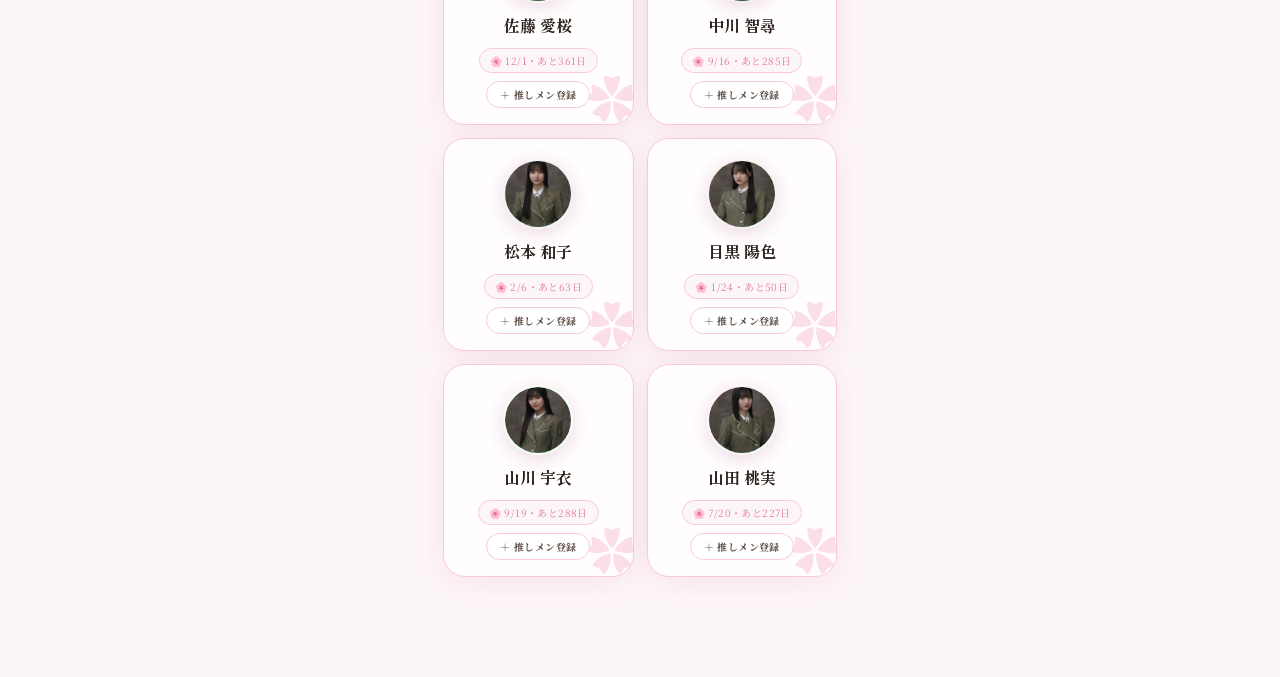
<file: members.html>
<!DOCTYPE html>
<html lang="ja">
<head>
<meta charset="UTF-8">
<meta name="viewport" content="width=device-width, initial-scale=1.0, maximum-scale=1.0">
<title>櫻坂46 — 推しメン一覧</title>
<link rel="manifest" href="manifest.json">
<meta name="theme-color" content="#8b2252">
<meta name="apple-mobile-web-app-capable" content="yes">
<meta name="apple-mobile-web-app-status-bar-style" content="default">
<meta name="apple-mobile-web-app-title" content="櫻坂46">
<link rel="stylesheet" href="style.css">
<style>
/* ── FILTER BAR ── */
.filter-bar {
  display: flex;
  gap: 8px;
  margin-bottom: 16px;
}
.filter-pill {
  flex: 1;
  padding: 10px 6px;
  border-radius: 22px;
  border: 1.5px solid var(--sakura-2);
  background: rgba(255,255,255,0.75);
  backdrop-filter: blur(6px);
  font-family: 'Noto Serif JP', serif;
  font-size: 11px;
  font-weight: 600;
  color: var(--sumi-light);
  cursor: pointer;
  text-align: center;
  letter-spacing: 0.04em;
  transition: all 0.2s;
}
.filter-pill.active {
  background: var(--ume);
  border-color: var(--ume);
  color: white;
  box-shadow: 0 3px 14px rgba(139,34,82,0.28);
}
.filter-pill:active { transform: scale(0.95); }

/* ── MEMBER GRID ── */
.members-grid {
  display: grid;
  grid-template-columns: repeat(2, 1fr);
  gap: 13px;
}

.member-card {
  background: rgba(255,255,255,0.78);
  backdrop-filter: blur(10px);
  border-radius: 22px;
  border: 1.5px solid var(--sakura-2);
  padding: 20px 12px 16px;
  text-align: center;
  box-shadow: var(--shadow-petal);
  cursor: pointer;
  transition: transform 0.18s;
  position: relative;
  overflow: hidden;
  text-decoration: none;
  display: flex;
  flex-direction: column;
  align-items: center;
}
.member-card::before {
  content: '✿';
  position: absolute;
  bottom: -8px; right: -4px;
  font-size: 50px;
  color: var(--sakura-2);
  opacity: 0.6;
  pointer-events: none;
}
.member-card.is-oshi {
  border-color: var(--sakura-3);
  box-shadow: 0 4px 24px rgba(200,80,120,0.2), 0 0 0 1px var(--sakura-2);
}
.member-card.is-oshi::after {
  content: '';
  position: absolute; inset: 0;
  border-radius: 22px;
  background: linear-gradient(160deg, rgba(255,200,220,0.18) 0%, transparent 60%);
  pointer-events: none;
}
.member-card.hidden { display: none; }
.member-card:active { transform: scale(0.96); }

/* Avatar with orbit */
.avatar-wrap {
  position: relative;
  width: 70px; height: 70px;
  margin: 0 auto 10px;
}
.member-avatar {
  width: 70px; height: 70px;
  border-radius: 50%;
  border: 2.5px solid rgba(255,255,255,0.9);
  box-shadow: 0 4px 18px rgba(139,34,82,0.16);
  font-size: 34px;
  display: flex; align-items: center; justify-content: center;
  overflow: hidden;
  position: relative; z-index: 1;
}
.member-avatar img { width:100%; height:100%; object-fit:cover; border-radius:50%; }

.petal-orbit {
  position: absolute;
  inset: -10px;
  border-radius: 50%;
  pointer-events: none;
  animation: orbitSpin 7s linear infinite;
  z-index: 2;
}
@keyframes orbitSpin { from{transform:rotate(0deg)} to{transform:rotate(360deg)} }
.petal-orbit span {
  position: absolute;
  font-size: 13px;
  line-height: 1;
  filter: drop-shadow(0 1px 3px rgba(200,80,120,0.4));
}
.petal-orbit span:nth-child(1){top:0;left:50%;transform:translateX(-50%)}
.petal-orbit span:nth-child(2){top:22%;right:2%}
.petal-orbit span:nth-child(3){bottom:4%;right:14%}
.petal-orbit span:nth-child(4){bottom:4%;left:14%}
.petal-orbit span:nth-child(5){top:22%;left:2%}

.member-name {
  font-family: 'Shippori Mincho', serif;
  font-size: 16px;
  font-weight: 700;
  margin-bottom: 3px;
  color: var(--sumi);
  position: relative; z-index: 1;
}
.member-role {
  font-size: 10px;
  color: var(--sumi-light);
  margin-bottom: 8px;
  letter-spacing: 0.04em;
  position: relative; z-index: 1;
}
.member-bday {
  font-family: 'Noto Serif JP', serif;
  font-size: 10px;
  color: var(--sakura-4);
  background: var(--sakura-0);
  border: 1px solid var(--sakura-2);
  border-radius: 20px;
  padding: 4px 10px;
  display: inline-block;
  position: relative; z-index: 1;
  letter-spacing: 0.04em;
  margin-bottom: 8px;
}

/* Oshi toggle button */
.oshi-toggle-btn {
  display: inline-flex;
  align-items: center;
  gap: 4px;
  padding: 5px 13px;
  border-radius: 20px;
  border: 1.5px solid var(--sakura-2);
  background: rgba(255,255,255,0.8);
  font-family: 'Noto Serif JP', serif;
  font-size: 10px;
  font-weight: 700;
  color: var(--sumi-light);
  cursor: pointer;
  letter-spacing: 0.04em;
  transition: all 0.22s;
  position: relative; z-index: 2;
}
.oshi-toggle-btn.registered {
  background: linear-gradient(135deg, var(--sakura-1), #ffe0ec);
  border-color: var(--sakura-3);
  color: var(--ume);
}
.oshi-toggle-btn:active { transform: scale(0.92); }
</style>
</head>
<body>

<canvas id="petals-canvas"></canvas>

<div id="app">
  <div id="headerMount"></div>

  <div class="page-content page-enter">
    <div class="section-kamon" style="margin-top:4px">
      <span class="section-kamon-text">✿ 推しメン一覧 ✿</span>
    </div>

    <!-- Filter -->
    <div class="filter-bar">
      <button class="filter-pill active" onclick="setFilter('all',this)">全員</button>
      <button class="filter-pill"        onclick="setFilter('oshi',this)">🌸 推しメンのみ</button>
    </div>

    <!-- Grid -->
    <div class="members-grid" id="membersGrid"></div>

    <!-- Empty state for oshi filter -->
    <div id="membersEmpty" style="display:none">
      <div class="empty-state">
        <div class="empty-state-icon">🌸</div>
        <div class="empty-state-text">まだ推しメンが登録されていません<br>カードの「推しメン登録」から追加しよう</div>
      </div>
    </div>
  </div>
</div>

<script src="data.js"></script>
<script src="nav.js"></script>
<script src="sakura.js"></script>
<script src="notify.js"></script>
<script>
document.getElementById('headerMount').outerHTML = headerHTML('推しメン', '✿ メンバー一覧 ✿');
initNotifications();
injectNav('members.html');

let oshiSet     = loadOshi();
let curFilter   = 'all';

function setFilter(mode, btn) {
  curFilter = mode;
  document.querySelectorAll('.filter-pill').forEach(b => b.classList.remove('active'));
  btn.classList.add('active');
  applyFilter();
}

function applyFilter() {
  let visible = 0;
  document.querySelectorAll('.member-card').forEach(card => {
    const id   = parseInt(card.dataset.id);
    const show = curFilter === 'all' || oshiSet.has(id);
    card.classList.toggle('hidden', !show);
    if (show) visible++;
  });
  document.getElementById('membersEmpty').style.display = visible === 0 ? 'block' : 'none';
}

function toggleOshi(id, ev) {
  ev.preventDefault(); ev.stopPropagation();
  if (oshiSet.has(id)) { oshiSet.delete(id); } else { oshiSet.add(id); }
  saveOshi(oshiSet);
  renderMembers();
  updateNotifBadge();
}

function renderMembers() {
  const today = new Date();
  document.getElementById('membersGrid').innerHTML = ACTIVE_MEMBERS.map(m => {
    const parts = m.birthday.split('-');
    const mm = parseInt(parts[parts.length - 2]);
    const dd = parseInt(parts[parts.length - 1]);
    let next = new Date(today.getFullYear(), mm-1, dd);
    if (next < today) next.setFullYear(today.getFullYear()+1);
    const diff    = Math.round((next-today)/86400000);
    const diffStr = diff===0 ? '🌸 今日！' : `あと${diff}日`;
    const isOshi  = oshiSet.has(m.id);

    const orbit = isOshi
      ? `<div class="petal-orbit"><span>🌸</span><span>🌸</span><span>🌸</span><span>🌸</span><span>🌸</span></div>`
      : '';

    const avatarInner = m.avatar && !m.avatar.match(/\p{Emoji}/u) && m.avatar.length > 2
      ? `<img src="${m.avatar}" alt="${m.name}">`
      : m.avatar || '✿';

    return `<a class="member-card${isOshi?' is-oshi':''}" data-id="${m.id}" href="member-detail.html?id=${m.id}">
      <div class="avatar-wrap">
        <div class="member-avatar" style="background:${m.bg}">${avatarInner}</div>
        ${orbit}
      </div>
      <div class="member-name">${m.name}</div>
      <div class="member-role">${m.role}</div>
      <div class="member-bday">🌸 ${mm}/${dd}・${diffStr}</div>
      <button class="oshi-toggle-btn${isOshi?' registered':''}" onclick="toggleOshi(${m.id},event)">
        ${isOshi ? '🌸 推しメン登録中' : '＋ 推しメン登録'}
      </button>
    </a>`;
  }).join('');

  applyFilter();
}

renderMembers();
</script>
<script>
if ('serviceWorker' in navigator) {
  window.addEventListener('load', () => {
    navigator.serviceWorker.register('./service-worker.js');
  });
}
</script>
</body>
</html>
</file>
<file: style.css>
/* ═══════════════════════════════════════
   花暦 — 共通スタイル
   style.css
═══════════════════════════════════════ */

@import url('https://fonts.googleapis.com/css2?family=Noto+Serif+JP:wght@300;400;500;600;700;900&family=Noto+Sans+JP:wght@300;400;500;700&family=Shippori+Mincho:wght@400;500;600;700;800&display=swap');

/* ── VARIABLES ── */
:root {
  --sakura-0:    #fdf6f8;
  --sakura-1:    #fce8ef;
  --sakura-2:    #f9c9d9;
  --sakura-3:    #f0a0bc;
  --sakura-4:    #e07898;
  --sakura-5:    #c45070;
  --ume:         #8b2252;
  --ume-dark:    #6a1a3e;
  --matcha:      #5a7a5a;
  --washi:       #f7f0e6;
  --sumi:        #2a1f1a;
  --sumi-light:  #5a4a42;
  --gold:        #b8964a;
  --shadow-petal: 0 4px 28px rgba(200,100,130,0.13);
  --shadow-deep:  0 8px 40px rgba(100,30,50,0.12);
  --page-max:    430px;
  --nav-h:       64px;
  --header-h:    64px;
}

/* ── RESET ── */
*, *::before, *::after {
  margin: 0; padding: 0;
  box-sizing: border-box;
  -webkit-tap-highlight-color: transparent;
}

html { scroll-behavior: smooth; }

body {
  font-family: 'Noto Sans JP', sans-serif;
  background: var(--sakura-0);
  color: var(--sumi);
  min-height: 100vh;
  overflow-x: hidden;
  position: relative;
}

/* ── BACKGROUND LAYERS ── */
body::before {
  content: '';
  position: fixed; inset: 0;
  background:
    radial-gradient(ellipse 80% 60% at 15% 0%,   rgba(249,201,217,0.45) 0%, transparent 60%),
    radial-gradient(ellipse 60% 50% at 90% 100%,  rgba(240,160,188,0.30) 0%, transparent 55%),
    radial-gradient(ellipse 40% 40% at 50% 50%,   rgba(252,232,239,0.20) 0%, transparent 60%);
  pointer-events: none;
  z-index: 0;
}
body::after {
  content: '';
  position: fixed; inset: 0;
  background-image: url("data:image/svg+xml,%3Csvg xmlns='http://www.w3.org/2000/svg' width='300' height='300'%3E%3Cfilter id='n'%3E%3CfeTurbulence type='fractalNoise' baseFrequency='0.75' numOctaves='4' stitchTiles='stitch'/%3E%3C/filter%3E%3Crect width='300' height='300' filter='url(%23n)' opacity='0.025'/%3E%3C/svg%3E");
  pointer-events: none;
  z-index: 0;
  opacity: 0.5;
}

/* ── CANVAS (petals) ── */
#petals-canvas {
  position: fixed; inset: 0;
  pointer-events: none;
  z-index: 1;
}

/* ── APP WRAPPER ── */
#app {
  position: relative;
  z-index: 2;
  max-width: var(--page-max);
  margin: 0 auto;
  min-height: 100vh;
}

/* ─────────────────────────────
   HEADER
───────────────────────────── */
.app-header {
  height: var(--header-h);
  display: flex;
  align-items: center;
  justify-content: space-between;
  padding: 0 20px;
  position: sticky;
  top: 0;
  z-index: 50;
  background: rgba(253,246,248,0.88);
  backdrop-filter: blur(14px);
  -webkit-backdrop-filter: blur(14px);
  border-bottom: 1px solid var(--sakura-2);
}

.header-logo {
  display: flex;
  flex-direction: column;
  line-height: 1.1;
  cursor: pointer;
  text-decoration: none;
}
.header-logo-main {
  font-family: 'Shippori Mincho', serif;
  font-size: 22px;
  font-weight: 800;
  color: var(--ume);
  letter-spacing: 0.08em;
}
.header-logo-sub {
  font-family: 'Noto Serif JP', serif;
  font-size: 9px;
  color: var(--sakura-4);
  letter-spacing: 0.22em;
}

/* Hamburger button */
.hamburger-btn {
  width: 44px; height: 44px;
  background: rgba(255,255,255,0.8);
  border: 1.5px solid var(--sakura-2);
  border-radius: 50%;
  display: flex;
  flex-direction: column;
  align-items: center;
  justify-content: center;
  gap: 5px;
  cursor: pointer;
  box-shadow: var(--shadow-petal);
  transition: background 0.2s;
  flex-shrink: 0;
}
.hamburger-btn span {
  display: block;
  width: 18px; height: 1.5px;
  background: var(--ume);
  border-radius: 2px;
  transition: all 0.3s;
}
.hamburger-btn:active { background: var(--sakura-1); }

/* Notification button */
.notif-btn {
  width: 40px; height: 40px;
  background: rgba(255,255,255,0.8);
  border: 1.5px solid var(--sakura-2);
  border-radius: 50%;
  display: flex; align-items: center; justify-content: center;
  font-size: 16px;
  cursor: pointer;
  box-shadow: var(--shadow-petal);
  transition: background 0.2s;
  position: relative;
  flex-shrink: 0;
}
.notif-btn:active { background: var(--sakura-1); }
.notif-dot {
  display: none;
  position: absolute;
  top: 7px; right: 7px;
  width: 8px; height: 8px;
  background: var(--sakura-4);
  border-radius: 50%;
  border: 2px solid white;
}

/* Header right cluster */
.header-right {
  display: flex;
  align-items: center;
  gap: 10px;
}

/* ─────────────────────────────
   DRAWER MENU
───────────────────────────── */
.drawer-overlay {
  display: none;
  position: fixed; inset: 0;
  background: rgba(42,31,26,0.5);
  backdrop-filter: blur(4px);
  z-index: 200;
}
.drawer-overlay.open { display: block; animation: fadeIn 0.25s ease; }

.drawer {
  position: fixed;
  top: 0; left: 0;
  width: 280px; height: 100%;
  background: var(--washi);
  z-index: 201;
  display: flex;
  flex-direction: column;
  transform: translateX(-100%);
  transition: transform 0.32s cubic-bezier(0.4,0,0.2,1);
  box-shadow: 4px 0 32px rgba(100,30,50,0.15);
}
.drawer-overlay.open .drawer {
  transform: translateX(0);
}

.drawer-header {
  padding: 52px 24px 24px;
  border-bottom: 1px solid var(--sakura-2);
  position: relative;
  background: linear-gradient(160deg, var(--sakura-1) 0%, var(--washi) 100%);
}
.drawer-logo {
  font-family: 'Shippori Mincho', serif;
  font-size: 28px;
  font-weight: 800;
  color: var(--ume);
  letter-spacing: 0.1em;
  margin-bottom: 4px;
}
.drawer-logo-sub {
  font-family: 'Noto Serif JP', serif;
  font-size: 10px;
  color: var(--sakura-4);
  letter-spacing: 0.2em;
}
.drawer-close {
  position: absolute;
  top: 16px; right: 16px;
  width: 32px; height: 32px;
  background: none;
  border: none;
  font-size: 20px;
  color: var(--sumi-light);
  cursor: pointer;
  display: flex; align-items: center; justify-content: center;
  border-radius: 50%;
  transition: background 0.15s;
}
.drawer-close:active { background: var(--sakura-1); }

.drawer-nav {
  flex: 1;
  padding: 16px 0;
  overflow-y: auto;
}
.drawer-nav-item {
  display: flex;
  align-items: center;
  gap: 14px;
  padding: 15px 24px;
  text-decoration: none;
  color: var(--sumi);
  font-family: 'Noto Serif JP', serif;
  font-size: 15px;
  font-weight: 600;
  letter-spacing: 0.06em;
  transition: background 0.15s;
  border-left: 3px solid transparent;
  cursor: pointer;
}
.drawer-nav-item:active,
.drawer-nav-item:hover { background: var(--sakura-1); }
.drawer-nav-item.active {
  color: var(--ume);
  border-left-color: var(--ume);
  background: rgba(255,200,220,0.15);
}
.drawer-nav-icon { font-size: 20px; width: 28px; text-align: center; flex-shrink: 0; }
.drawer-nav-divider {
  height: 1px;
  background: var(--sakura-2);
  margin: 8px 24px;
}

.drawer-footer {
  padding: 20px 24px;
  border-top: 1px solid var(--sakura-2);
  font-family: 'Noto Serif JP', serif;
  font-size: 10px;
  color: var(--sakura-4);
  text-align: center;
  letter-spacing: 0.15em;
}

/* ─────────────────────────────
   NOTIFICATION PANEL
───────────────────────────── */
.notif-panel {
  display: none;
  position: fixed;
  top: 72px; right: 14px;
  width: 272px;
  background: rgba(253,246,248,0.97);
  backdrop-filter: blur(16px);
  border-radius: 20px;
  border: 1.5px solid var(--sakura-2);
  box-shadow: var(--shadow-deep);
  z-index: 100;
  overflow: hidden;
  animation: fadeDown 0.22s ease;
}
.notif-panel.open { display: block; }
.notif-panel-header {
  background: var(--ume);
  padding: 12px 16px;
  color: white;
  font-family: 'Shippori Mincho', serif;
  font-size: 13px;
  font-weight: 700;
  letter-spacing: 0.1em;
}
.notif-item {
  padding: 11px 14px;
  border-bottom: 1px solid var(--sakura-1);
  display: flex;
  gap: 10px;
  align-items: flex-start;
}
.notif-item:last-child { border-bottom: none; }
.notif-item-icon { font-size: 18px; flex-shrink: 0; }
.notif-item-title { font-size: 12px; font-weight: 700; margin-bottom: 2px; font-family: 'Noto Serif JP', serif; }
.notif-item-sub { font-size: 11px; color: var(--sumi-light); }

/* ─────────────────────────────
   PAGE CONTENT
───────────────────────────── */
.page-content {
  padding: 20px 18px 100px;
  position: relative;
  z-index: 2;
}

/* ─────────────────────────────
   SECTION DECORATORS
───────────────────────────── */
.section-kamon {
  display: flex;
  align-items: center;
  gap: 10px;
  margin-bottom: 16px;
}
.section-kamon::before {
  content: '';
  flex: 1; height: 1px;
  background: linear-gradient(90deg, transparent, var(--sakura-3));
}
.section-kamon::after {
  content: '';
  flex: 1; height: 1px;
  background: linear-gradient(90deg, var(--sakura-3), transparent);
}
.section-kamon-text {
  font-family: 'Shippori Mincho', serif;
  font-size: 11px;
  color: var(--sakura-4);
  letter-spacing: 0.3em;
  white-space: nowrap;
}

/* ─────────────────────────────
   SHARED CARD STYLES
───────────────────────────── */
.card {
  background: rgba(255,255,255,0.78);
  backdrop-filter: blur(10px);
  border-radius: 20px;
  border: 1.5px solid var(--sakura-2);
  box-shadow: var(--shadow-petal);
}

/* ─────────────────────────────
   BUTTONS
───────────────────────────── */
.btn-primary {
  display: inline-flex;
  align-items: center;
  justify-content: center;
  gap: 6px;
  padding: 14px 28px;
  background: var(--ume);
  color: white;
  border: none;
  border-radius: 16px;
  font-family: 'Shippori Mincho', serif;
  font-size: 15px;
  font-weight: 700;
  letter-spacing: 0.12em;
  cursor: pointer;
  box-shadow: 0 6px 22px rgba(139,34,82,0.28);
  transition: transform 0.15s, box-shadow 0.15s;
  text-decoration: none;
}
.btn-primary:active { transform: scale(0.96); box-shadow: none; }

.btn-icon {
  width: 40px; height: 40px;
  background: var(--ume);
  border: none;
  border-radius: 50%;
  color: white;
  font-size: 20px;
  cursor: pointer;
  display: flex; align-items: center; justify-content: center;
  box-shadow: 0 4px 18px rgba(139,34,82,0.28);
  transition: transform 0.15s;
  flex-shrink: 0;
}
.btn-icon:active { transform: scale(0.88); }

/* ─────────────────────────────
   FORM ELEMENTS
───────────────────────────── */
.form-group { margin-bottom: 15px; }
.form-label {
  font-family: 'Noto Serif JP', serif;
  font-size: 10px;
  font-weight: 700;
  color: var(--sakura-4);
  letter-spacing: 0.22em;
  text-transform: uppercase;
  margin-bottom: 6px;
  display: block;
}
.form-input {
  width: 100%;
  background: rgba(255,255,255,0.85);
  border: 1.5px solid var(--sakura-2);
  border-radius: 13px;
  padding: 12px 14px;
  font-family: 'Noto Sans JP', sans-serif;
  font-size: 14px;
  color: var(--sumi);
  outline: none;
  transition: border-color 0.2s, box-shadow 0.2s;
}
.form-input:focus {
  border-color: var(--sakura-3);
  box-shadow: 0 0 0 3px rgba(240,160,188,0.18);
}

/* ─────────────────────────────
   MODAL
───────────────────────────── */
.modal-overlay {
  display: none;
  position: fixed; inset: 0;
  background: rgba(42,31,26,0.55);
  backdrop-filter: blur(10px);
  z-index: 300;
  align-items: flex-end;
  justify-content: center;
}
.modal-overlay.open { display: flex; }
.modal {
  background: var(--washi);
  border-radius: 32px 32px 0 0;
  padding: 26px 22px 44px;
  width: 100%;
  max-width: var(--page-max);
  max-height: 90vh;
  overflow-y: auto;
  animation: slideUp 0.32s cubic-bezier(0.34,1.4,0.64,1);
  border-top: 1.5px solid var(--sakura-2);
  position: relative;
}
/* ✕ 閉じるボタン */
.modal-close-btn {
  position: absolute;
  top: 16px; right: 18px;
  width: 32px; height: 32px;
  background: var(--sakura-1);
  border: 1.5px solid var(--sakura-2);
  border-radius: 50%;
  font-size: 14px;
  color: var(--sumi-light);
  cursor: pointer;
  display: flex; align-items: center; justify-content: center;
  transition: background 0.15s;
  z-index: 1;
  flex-shrink: 0;
}
.modal-close-btn:active { background: var(--sakura-2); }
.modal::before {
  content: '✿  ✿  ✿  ✿  ✿  ✿  ✿  ✿';
  position: absolute;
  top: 8px; left: 0; right: 0;
  text-align: center;
  font-size: 10px;
  color: var(--sakura-3);
  letter-spacing: 5px;
  pointer-events: none;
}
.modal-handle {
  width: 38px; height: 4px;
  background: var(--sakura-2);
  border-radius: 2px;
  margin: 0 auto 22px;
}
.modal-title {
  font-family: 'Shippori Mincho', serif;
  font-size: 22px;
  font-weight: 800;
  color: var(--ume);
  margin-bottom: 20px;
  letter-spacing: 0.06em;
}

/* ─────────────────────────────
   EMOJI PICKER
───────────────────────────── */
.emoji-picker {
  display: flex;
  gap: 7px;
  flex-wrap: wrap;
  margin-top: 4px;
}
.emoji-opt {
  width: 40px; height: 40px;
  border: 1.5px solid var(--sakura-2);
  border-radius: 11px;
  background: rgba(255,255,255,0.7);
  font-size: 19px;
  cursor: pointer;
  display: flex; align-items: center; justify-content: center;
  transition: all 0.15s;
}
.emoji-opt.selected {
  border-color: var(--ume);
  background: var(--sakura-1);
  box-shadow: 0 2px 10px rgba(139,34,82,0.18);
}
.emoji-opt:active { transform: scale(0.88); }

/* ─────────────────────────────
   EMPTY STATE
───────────────────────────── */
.empty-state {
  text-align: center;
  padding: 44px 20px;
  color: var(--sumi-light);
}
.empty-state-icon { font-size: 44px; margin-bottom: 12px; }
.empty-state-text {
  font-family: 'Noto Serif JP', serif;
  font-size: 13px;
  line-height: 1.8;
}

/* ─────────────────────────────
   BIRTHDAY POPUP
───────────────────────────── */
.bday-popup {
  display: none;
  position: fixed; inset: 0;
  z-index: 400;
  align-items: center;
  justify-content: center;
  background: rgba(42,31,26,0.65);
  backdrop-filter: blur(12px);
}
.bday-popup.open { display: flex; }
.bday-card {
  background: var(--washi);
  border-radius: 28px;
  border: 1.5px solid var(--sakura-2);
  padding: 40px 30px 30px;
  text-align: center;
  max-width: 300px;
  width: 90%;
  box-shadow: var(--shadow-deep);
  animation: bounceIn 0.45s cubic-bezier(0.34,1.56,0.64,1);
  position: relative;
  overflow: hidden;
}
.bday-card::before {
  content: '✿ ✿ ✿ ✿ ✿';
  position: absolute;
  top: 12px; left: 0; right: 0;
  text-align: center;
  font-size: 12px;
  color: var(--sakura-3);
  letter-spacing: 6px;
}
.bday-avatar { font-size: 60px; margin-bottom: 12px; }
.bday-title {
  font-family: 'Shippori Mincho', serif;
  font-size: 22px;
  font-weight: 800;
  color: var(--ume);
  margin-bottom: 7px;
  letter-spacing: 0.06em;
}
.bday-sub { color: var(--sumi-light); font-size: 13px; margin-bottom: 22px; line-height: 1.6; }
.bday-close {
  background: var(--ume);
  color: white;
  border: none;
  border-radius: 14px;
  padding: 13px 36px;
  font-family: 'Shippori Mincho', serif;
  font-size: 14px;
  font-weight: 700;
  letter-spacing: 0.1em;
  cursor: pointer;
  box-shadow: 0 4px 16px rgba(139,34,82,0.28);
  transition: transform 0.15s;
}
.bday-close:active { transform: scale(0.95); }

/* ─────────────────────────────
   ANIMATIONS
───────────────────────────── */
@keyframes fadeIn {
  from { opacity: 0; }
  to   { opacity: 1; }
}
@keyframes fadeDown {
  from { transform: translateY(-8px); opacity: 0; }
  to   { transform: translateY(0);    opacity: 1; }
}
@keyframes slideUp {
  from { transform: translateY(100%); opacity: 0; }
  to   { transform: translateY(0);    opacity: 1; }
}
@keyframes bounceIn {
  from { transform: scale(0.5) rotate(-4deg); opacity: 0; }
  to   { transform: scale(1) rotate(0deg);    opacity: 1; }
}
@keyframes pageEnter {
  from { opacity: 0; transform: translateY(8px); }
  to   { opacity: 1; transform: translateY(0); }
}
.page-enter { animation: pageEnter 0.3s ease forwards; }
</file>
